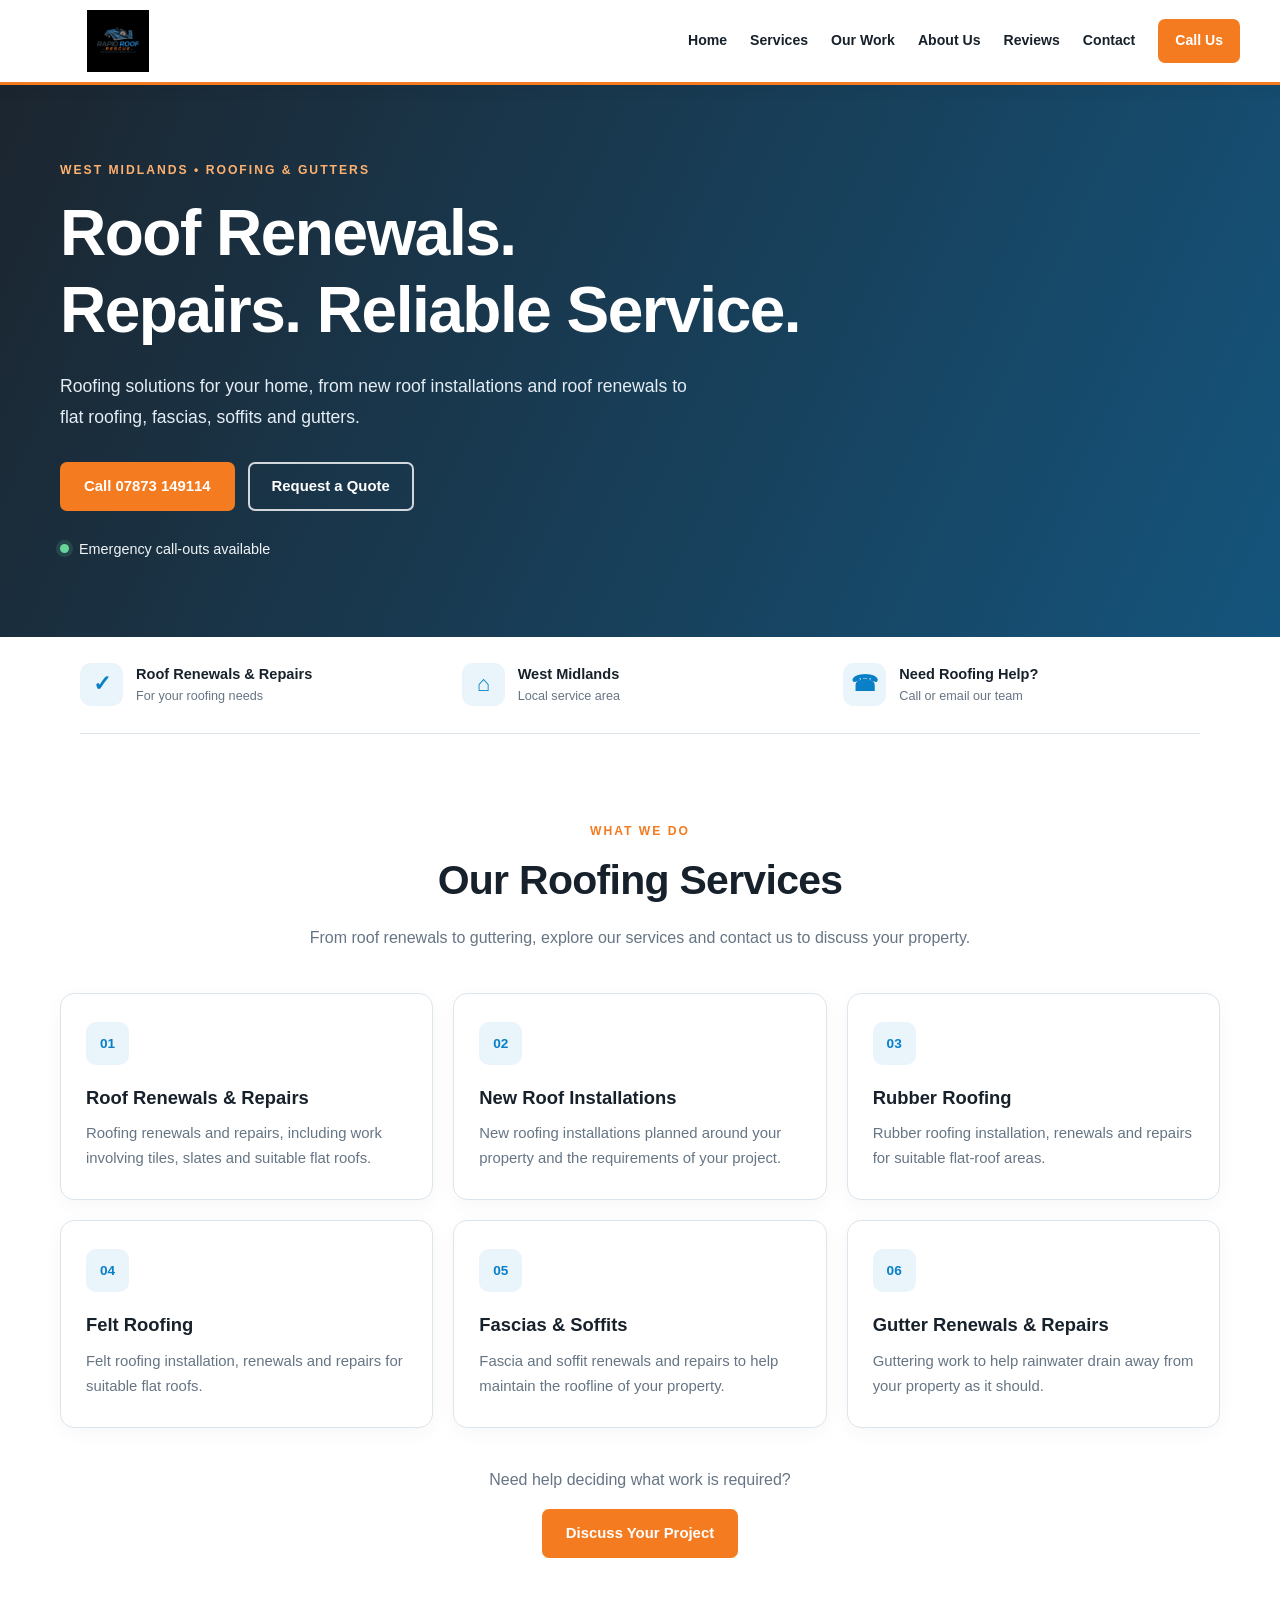
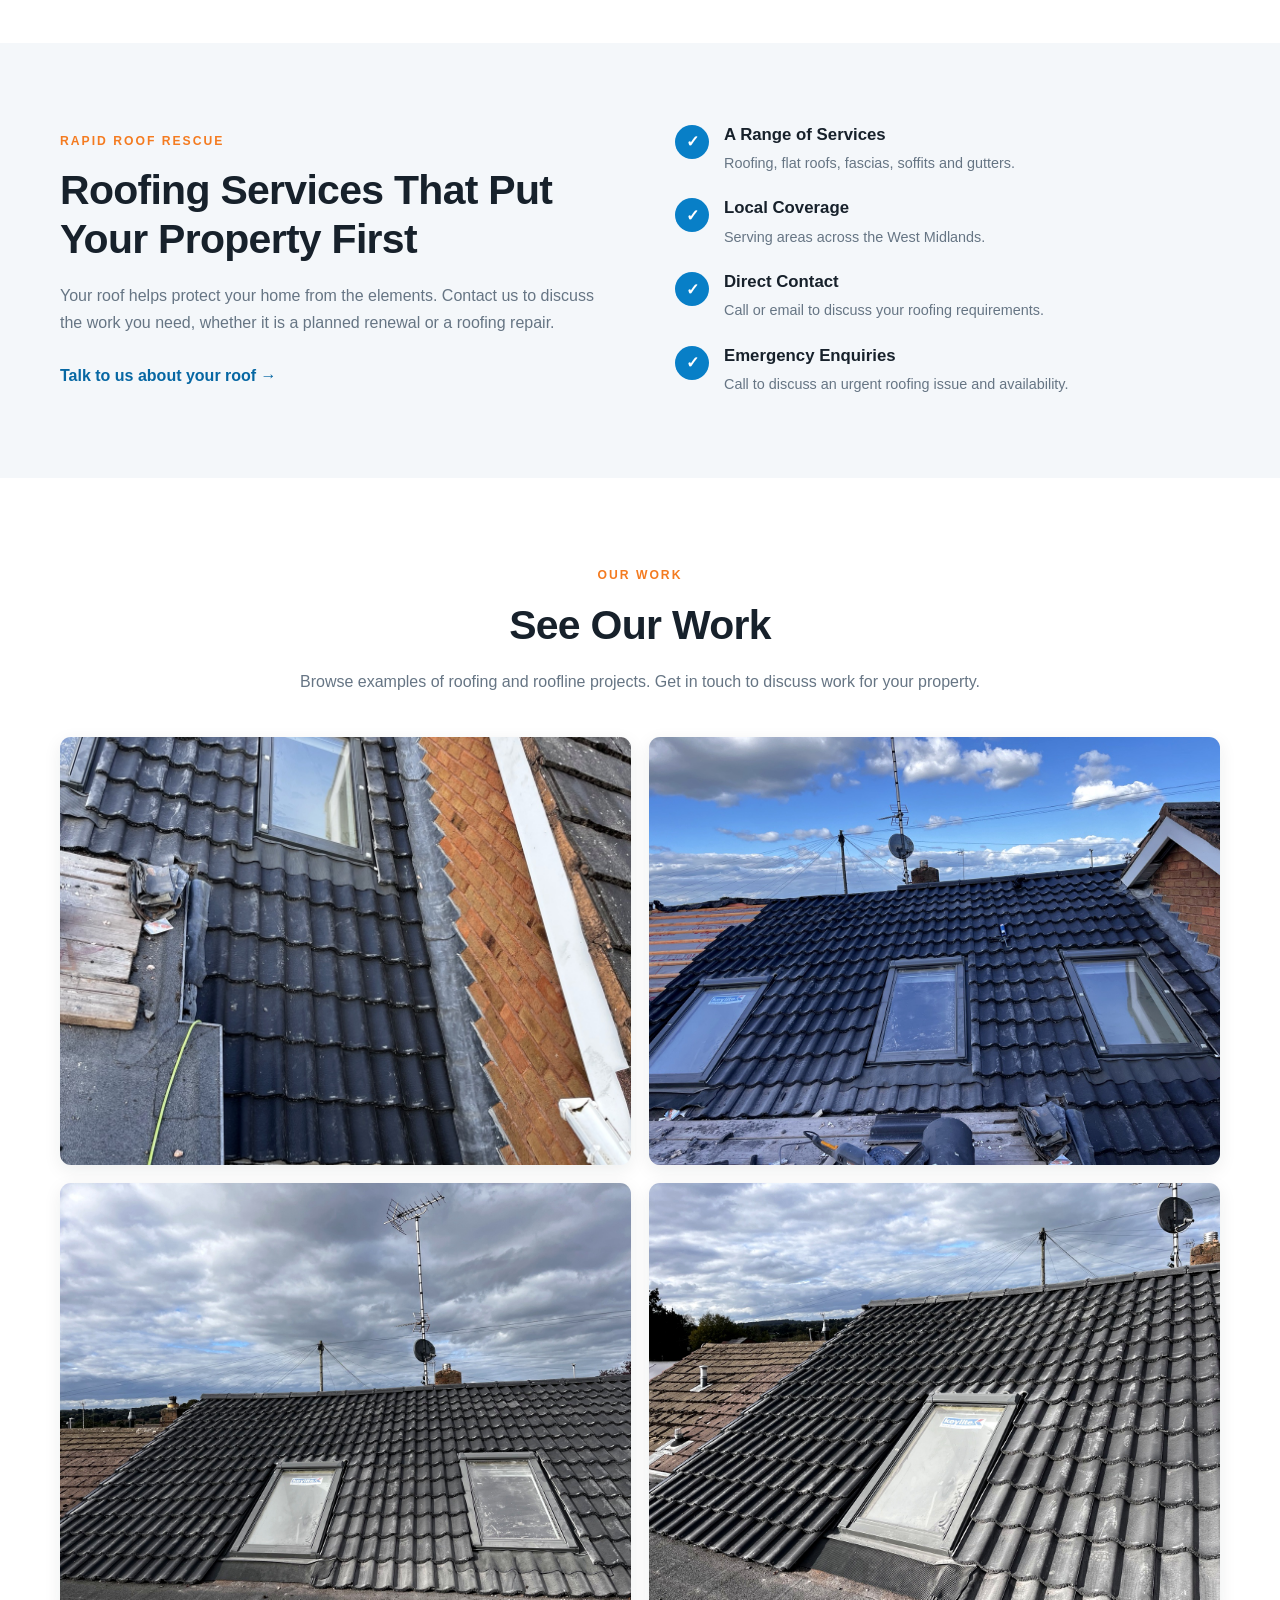
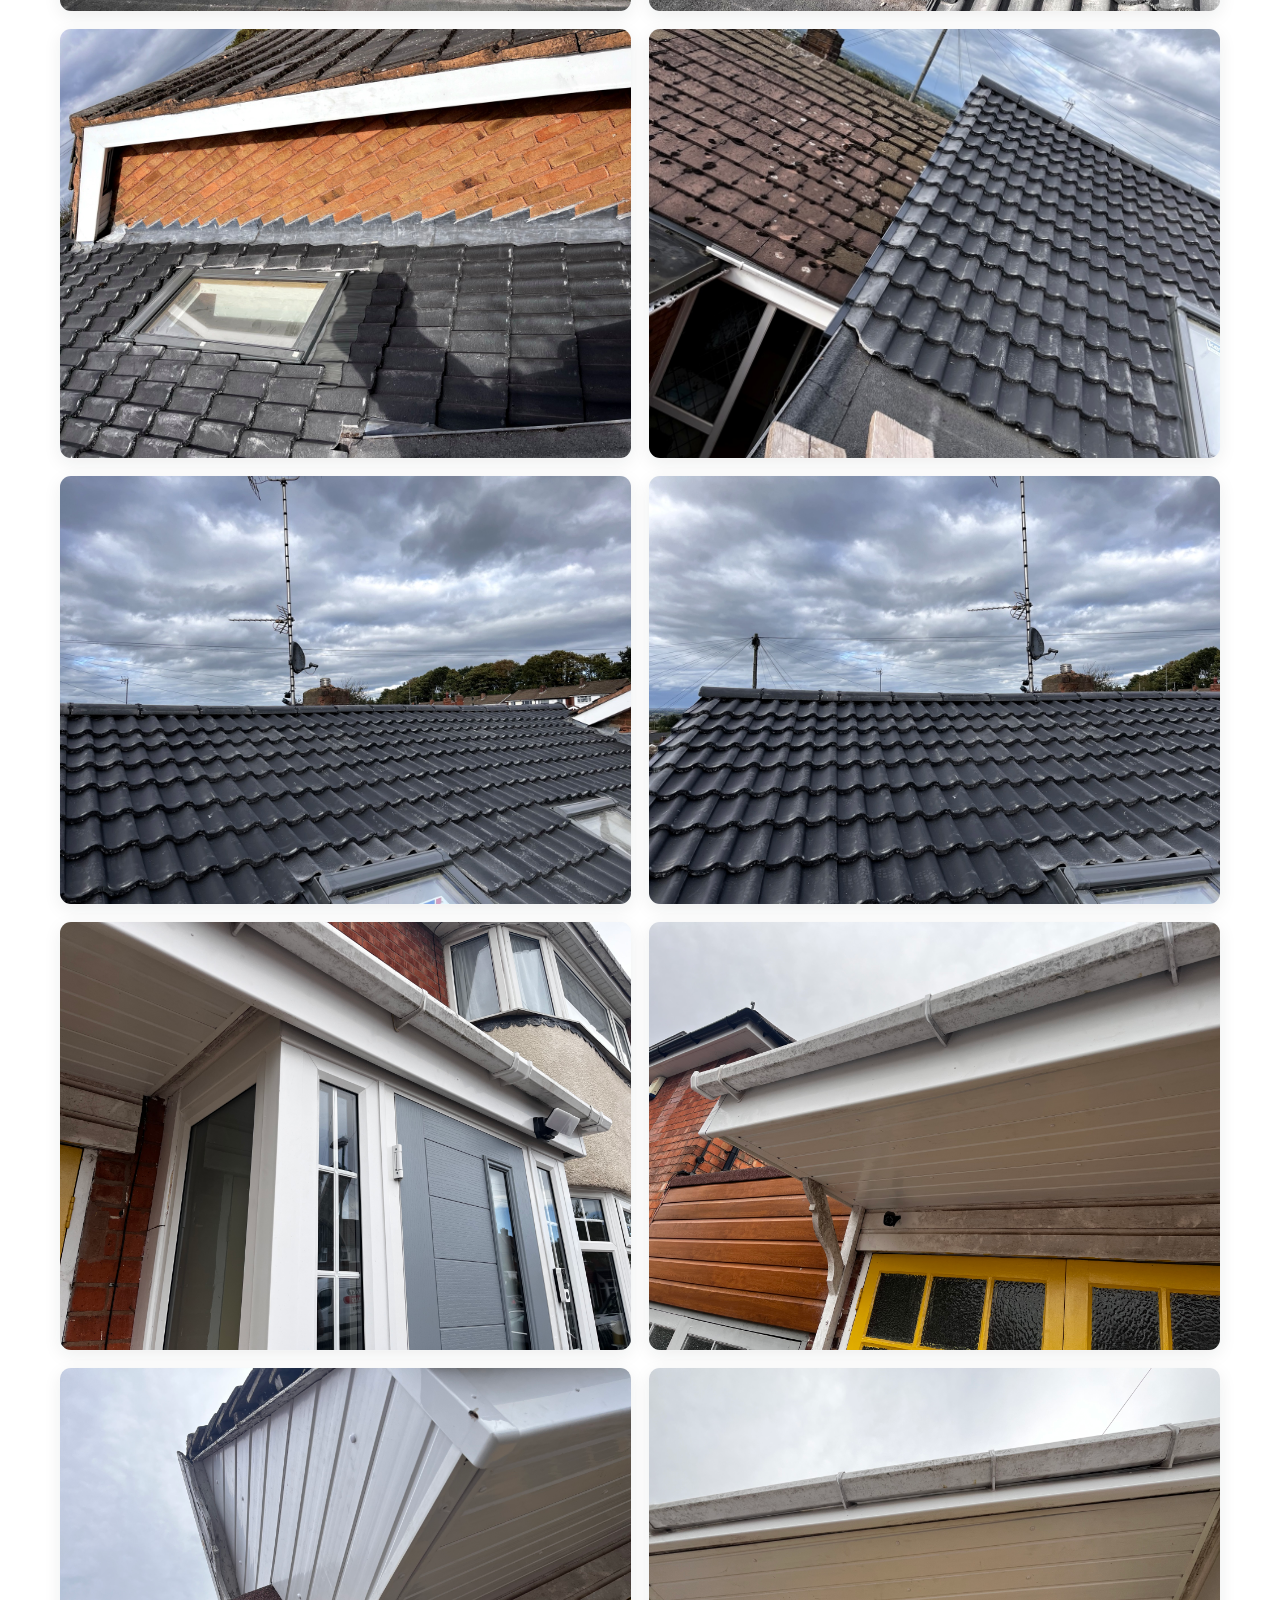
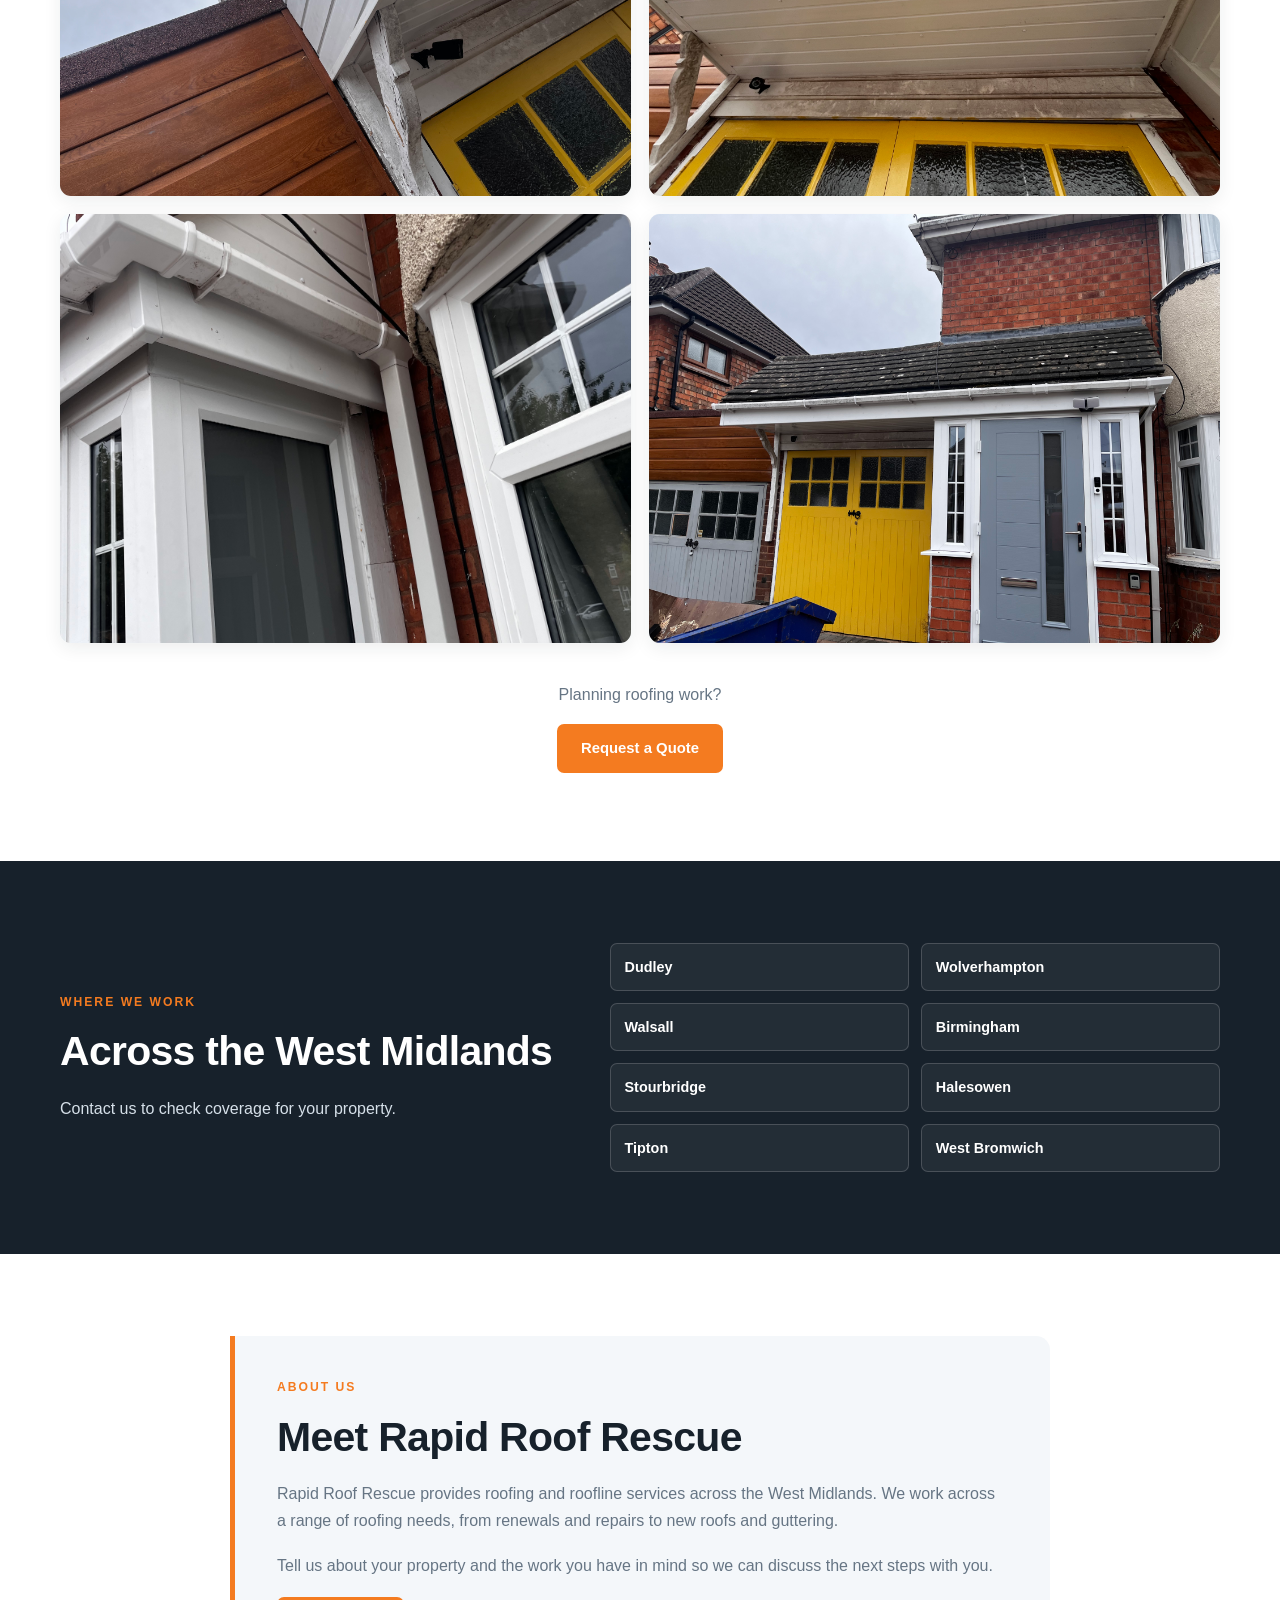
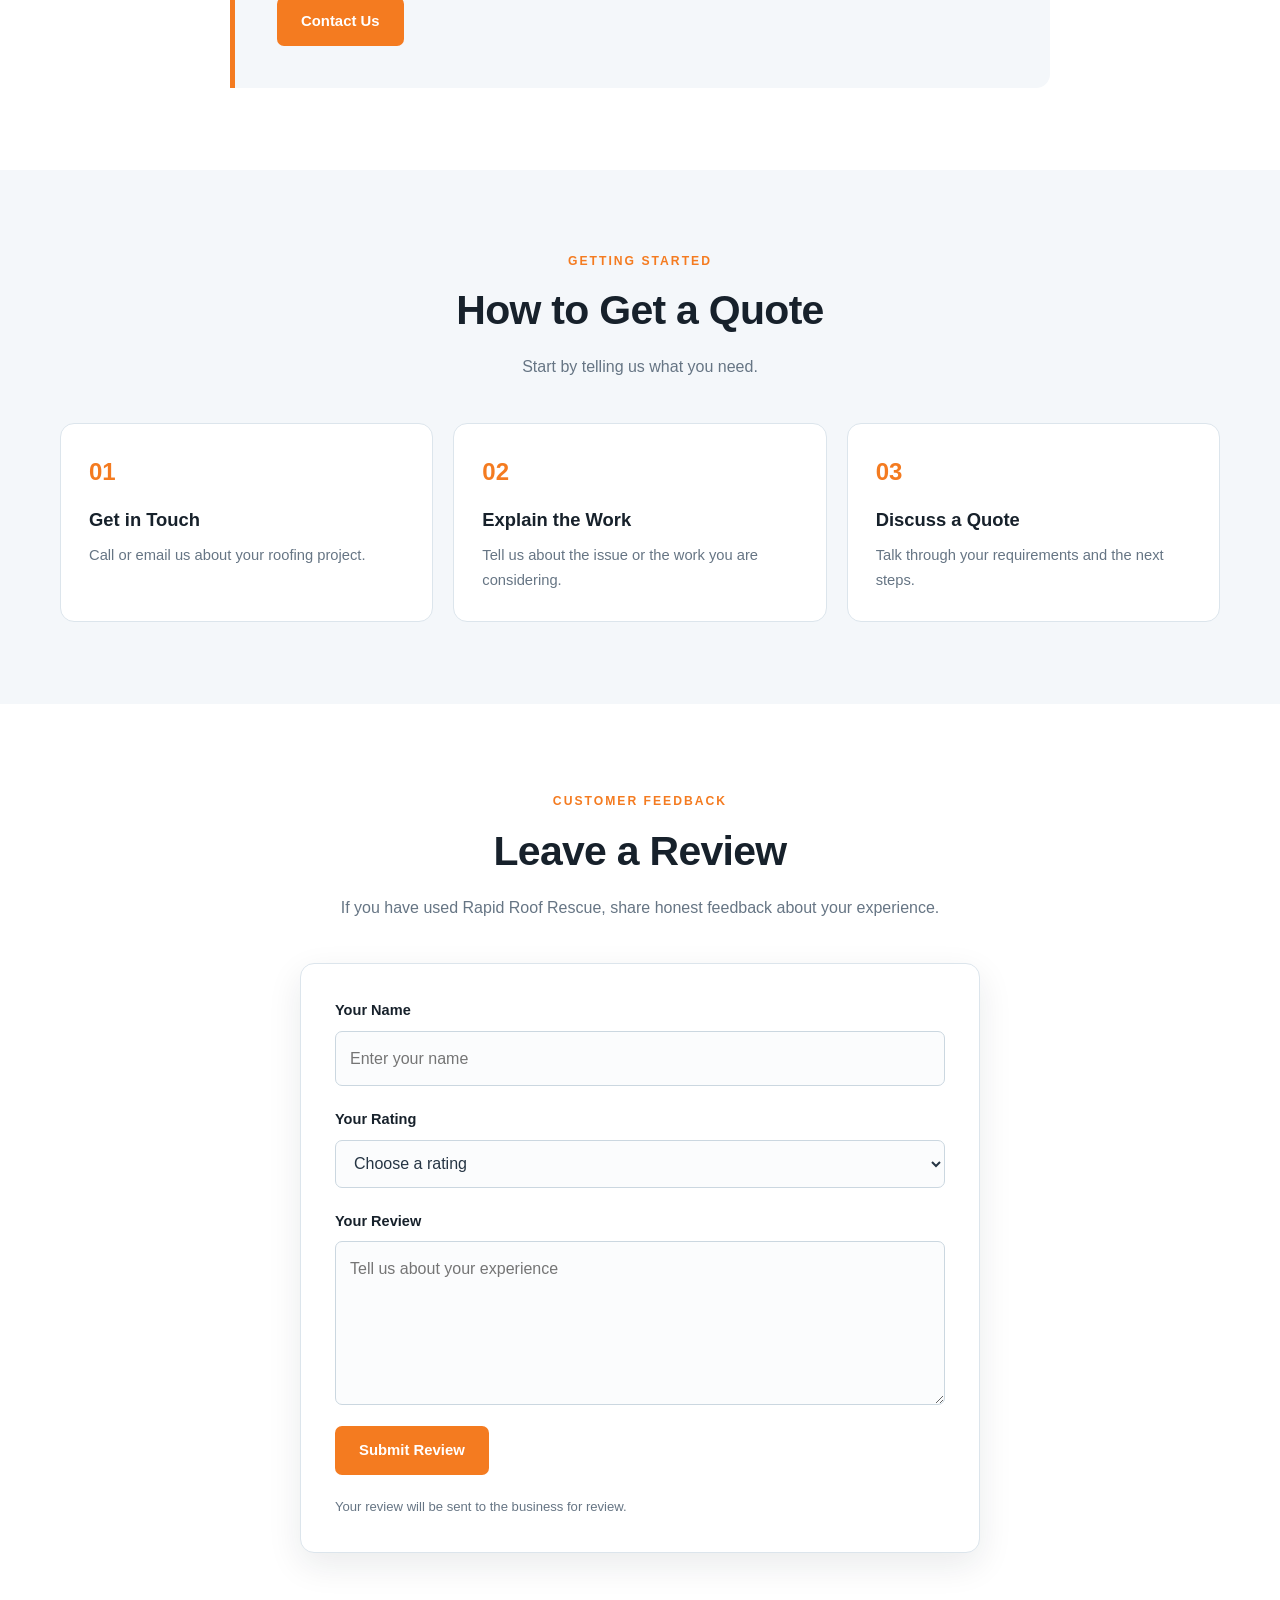
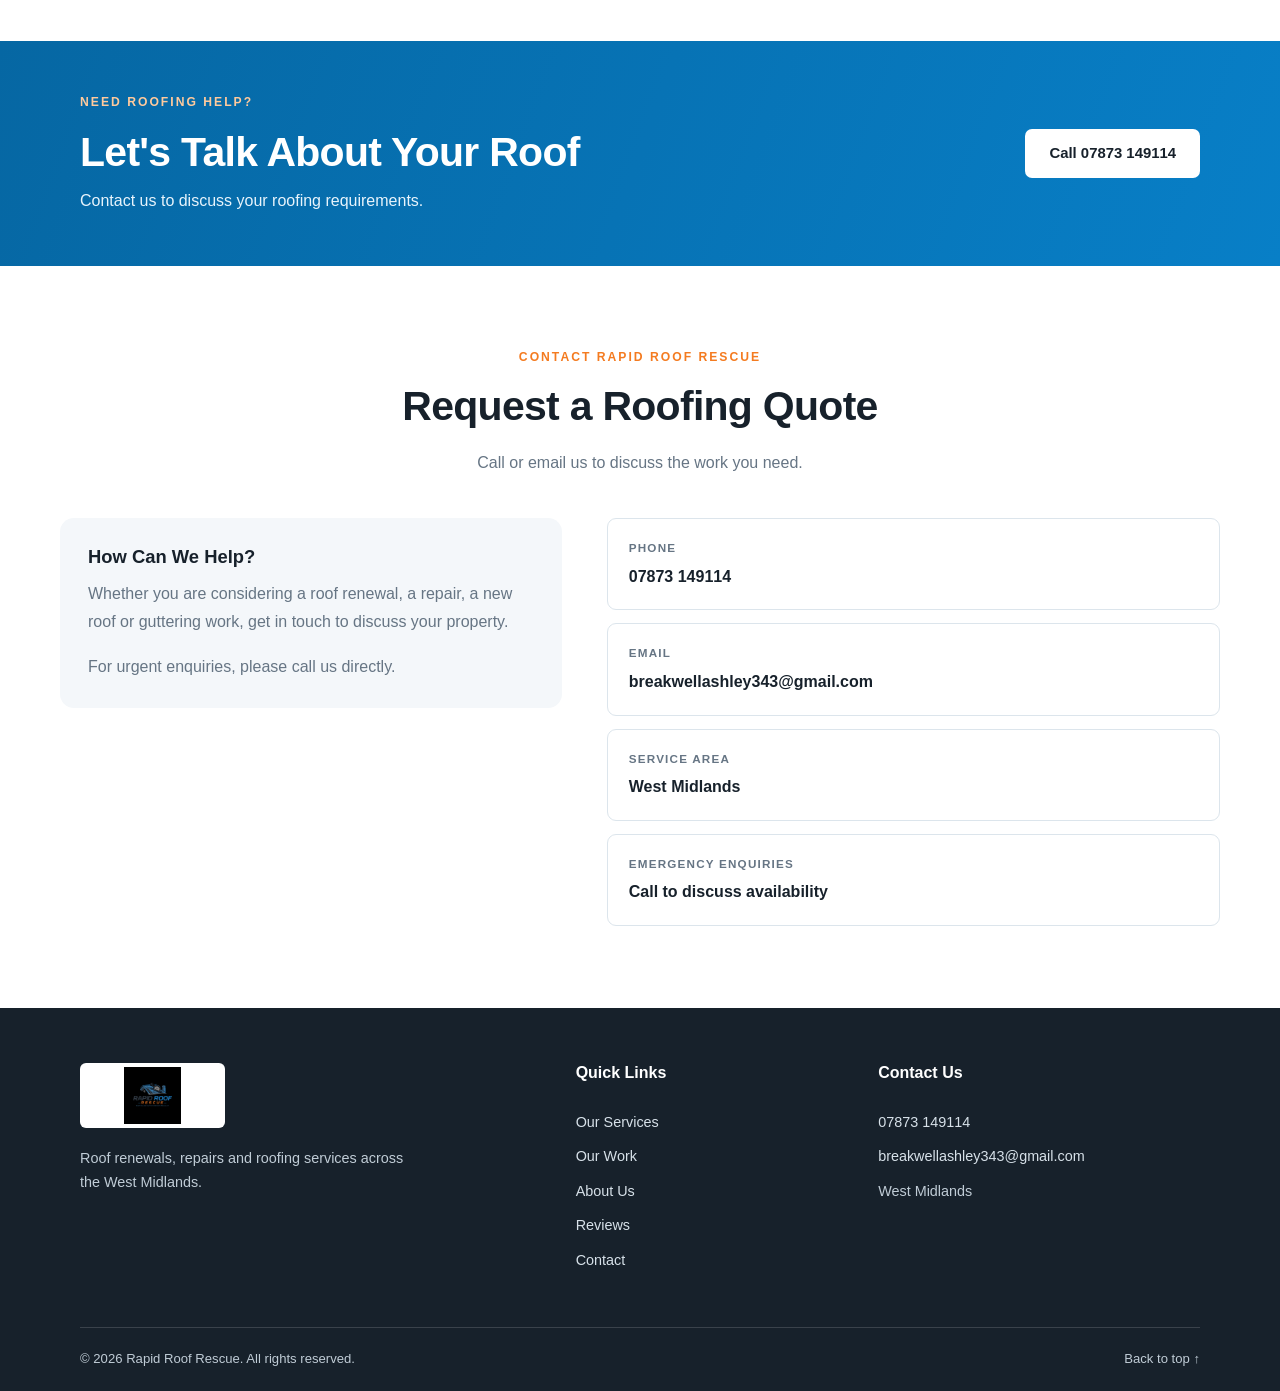
<file: index.html>
<!DOCTYPE html>
<html lang="en-GB">
<head>
  <meta charset="UTF-8">
  <meta name="viewport" content="width=device-width, initial-scale=1">

  <title>Rapid Roof Rescue | West Midlands Roofing Specialists</title>
  <meta name="description" content="Rapid Roof Rescue provides roof renewals and repairs, new roofs, rubber and felt roofing, fascias, soffits and guttering across the West Midlands.">
  <meta name="theme-color" content="#17212b">

  <meta property="og:title" content="Rapid Roof Rescue | Roofing Specialists">
  <meta property="og:description" content="Roofing renewals, repairs and roofline services across the West Midlands.">
  <meta property="og:image" content="https://phrphcgktsourceof.github.io/Rapid-Roof-Rescue-/logo.jpeg">

  <link rel="icon" type="image/jpeg" href="logo.jpeg">
  <link rel="stylesheet" href="style.css">
</head>

<body>

<header class="site-header">
  <div class="header-inner">
    <a href="#home" class="logo-link" aria-label="Rapid Roof Rescue home">
      <img src="logo.jpeg" alt="Rapid Roof Rescue">
    </a>

    <button class="menu-toggle" id="menuButton"
      type="button" aria-label="Open menu"
      aria-controls="mainNav" aria-expanded="false">
      <span></span><span></span><span></span>
    </button>

    <nav class="main-nav" id="mainNav" aria-label="Main navigation">
      <a href="#home">Home</a>
      <a href="#services">Services</a>
      <a href="#our-work">Our Work</a>
      <a href="#about">About Us</a>
      <a href="#reviews">Reviews</a>
      <a href="#contact">Contact</a>
      <a href="tel:07873149114" class="nav-call">Call Us</a>
    </nav>
  </div>
</header>

<main>

  <!-- HERO -->
  <section class="hero" id="home">
    <div class="hero-inner">
      <div class="hero-content">
        <p class="eyebrow">WEST MIDLANDS • ROOFING &amp; GUTTERS</p>

        <h1>Roof Renewals.<br>Repairs. Reliable Service.</h1>

        <p class="hero-text">
          Roofing solutions for your home, from new roof installations
          and roof renewals to flat roofing, fascias, soffits and gutters.
        </p>

        <div class="hero-buttons">
          <a href="tel:07873149114" class="button button-primary">
            Call 07873 149114
          </a>
          <a href="#contact" class="button button-secondary">
            Request a Quote
          </a>
        </div>

        <p class="hero-note">
          <span class="status-dot"></span>
          Emergency call-outs available
        </p>
      </div>
    </div>
  </section>

  <!-- TRUST STRIP -->
  <section class="info-bar" aria-label="Service information">
    <div class="info-item">
      <span class="info-icon" aria-hidden="true">✓</span>
      <div>
        <strong>Roof Renewals &amp; Repairs</strong>
        <span>For your roofing needs</span>
      </div>
    </div>

    <div class="info-item">
      <span class="info-icon" aria-hidden="true">⌂</span>
      <div>
        <strong>West Midlands</strong>
        <span>Local service area</span>
      </div>
    </div>

    <div class="info-item">
      <span class="info-icon" aria-hidden="true">☎</span>
      <div>
        <strong>Need Roofing Help?</strong>
        <span>Call or email our team</span>
      </div>
    </div>
  </section>

  <!-- SERVICES: PHOTOS ARE NOT DISPLAYED HERE -->
  <section class="section services-section" id="services">
    <div class="section-heading">
      <p class="eyebrow">WHAT WE DO</p>
      <h2>Our Roofing Services</h2>
      <p>
        From roof renewals to guttering, explore our services
        and contact us to discuss your property.
      </p>
    </div>

    <div class="services-list">
      <article class="service-item">
        <span class="service-number">01</span>
        <h3>Roof Renewals &amp; Repairs</h3>
        <p>
          Roofing renewals and repairs, including work involving
          tiles, slates and suitable flat roofs.
        </p>
      </article>

      <article class="service-item">
        <span class="service-number">02</span>
        <h3>New Roof Installations</h3>
        <p>
          New roofing installations planned around your property
          and the requirements of your project.
        </p>
      </article>

      <article class="service-item">
        <span class="service-number">03</span>
        <h3>Rubber Roofing</h3>
        <p>
          Rubber roofing installation, renewals and repairs
          for suitable flat-roof areas.
        </p>
      </article>

      <article class="service-item">
        <span class="service-number">04</span>
        <h3>Felt Roofing</h3>
        <p>
          Felt roofing installation, renewals and repairs
          for suitable flat roofs.
        </p>
      </article>

      <article class="service-item">
        <span class="service-number">05</span>
        <h3>Fascias &amp; Soffits</h3>
        <p>
          Fascia and soffit renewals and repairs to help
          maintain the roofline of your property.
        </p>
      </article>

      <article class="service-item">
        <span class="service-number">06</span>
        <h3>Gutter Renewals &amp; Repairs</h3>
        <p>
          Guttering work to help rainwater drain away from
          your property as it should.
        </p>
      </article>
    </div>

    <div class="section-cta">
      <p>Need help deciding what work is required?</p>
      <a href="#contact" class="button button-primary">Discuss Your Project</a>
    </div>
  </section>

  <!-- WHY CHOOSE US -->
  <section class="why-us-section">
    <div class="section why-us-inner">
      <div class="why-us-heading">
        <p class="eyebrow">RAPID ROOF RESCUE</p>
        <h2>Roofing Services That Put Your Property First</h2>
        <p>
          Your roof helps protect your home from the elements.
          Contact us to discuss the work you need, whether it is
          a planned renewal or a roofing repair.
        </p>
        <a href="#contact" class="text-link">Talk to us about your roof →</a>
      </div>

      <div class="why-us-points">
        <div class="why-us-point">
          <span class="point-check">✓</span>
          <div>
            <h3>A Range of Services</h3>
            <p>Roofing, flat roofs, fascias, soffits and gutters.</p>
          </div>
        </div>

        <div class="why-us-point">
          <span class="point-check">✓</span>
          <div>
            <h3>Local Coverage</h3>
            <p>Serving areas across the West Midlands.</p>
          </div>
        </div>

        <div class="why-us-point">
          <span class="point-check">✓</span>
          <div>
            <h3>Direct Contact</h3>
            <p>Call or email to discuss your roofing requirements.</p>
          </div>
        </div>

        <div class="why-us-point">
          <span class="point-check">✓</span>
          <div>
            <h3>Emergency Enquiries</h3>
            <p>Call to discuss an urgent roofing issue and availability.</p>
          </div>
        </div>
      </div>
    </div>
  </section>

  <!-- OUR WORK: PHOTOS ONLY APPEAR IN THIS SECTION -->
  <section class="section work-section" id="our-work">
    <div class="section-heading">
      <p class="eyebrow">OUR WORK</p>
      <h2>See Our Work</h2>
      <p>
        Browse examples of roofing and roofline projects.
        Get in touch to discuss work for your property.
      </p>
    </div>

    <div class="work-gallery">
      <figure class="work-image">
        <img src="IMG_9645.jpeg" alt="Roofing project" loading="lazy">
      </figure>
      <figure class="work-image">
        <img src="IMG_9646.jpeg" alt="Roofing project" loading="lazy">
      </figure>
      <figure class="work-image">
        <img src="IMG_9647.jpeg" alt="Roofing project" loading="lazy">
      </figure>
      <figure class="work-image">
        <img src="IMG_9648.jpeg" alt="Roofing project" loading="lazy">
      </figure>
      <figure class="work-image">
        <img src="IMG_9649.jpeg" alt="Roofing project" loading="lazy">
      </figure>
      <figure class="work-image">
        <img src="IMG_9650.jpeg" alt="Roofing project" loading="lazy">
      </figure>
      <figure class="work-image">
        <img src="IMG_9651.jpeg" alt="Roofing project" loading="lazy">
      </figure>
      <figure class="work-image">
        <img src="IMG_9652.jpeg" alt="Roofing project" loading="lazy">
      </figure>
      <figure class="work-image">
        <img src="IMG_9259.jpeg" alt="Fascia and soffit project" loading="lazy">
      </figure>
      <figure class="work-image">
        <img src="IMG_9260.jpeg" alt="Fascia and soffit project" loading="lazy">
      </figure>
      <figure class="work-image">
        <img src="IMG_9263.jpeg" alt="Fascia and soffit project" loading="lazy">
      </figure>
      <figure class="work-image">
        <img src="IMG_9264.jpeg" alt="Fascia and soffit project" loading="lazy">
      </figure>
      <figure class="work-image">
        <img src="IMG_9266.jpeg" alt="Fascia and soffit project" loading="lazy">
      </figure>
      <figure class="work-image">
        <img src="IMG_9267.jpeg" alt="Fascia and soffit project" loading="lazy">
      </figure>
    </div>

    <div class="section-cta">
      <p>Planning roofing work?</p>
      <a href="#contact" class="button button-primary">Request a Quote</a>
    </div>
  </section>

  <!-- AREAS COVERED -->
  <section class="areas-section" id="areas">
    <div class="section areas-inner">
      <div>
        <p class="eyebrow">WHERE WE WORK</p>
        <h2>Across the West Midlands</h2>
        <p>Contact us to check coverage for your property.</p>
      </div>

      <div class="area-list">
        <span>Dudley</span>
        <span>Wolverhampton</span>
        <span>Walsall</span>
        <span>Birmingham</span>
        <span>Stourbridge</span>
        <span>Halesowen</span>
        <span>Tipton</span>
        <span>West Bromwich</span>
      </div>
    </div>
  </section>

  <!-- ABOUT -->
  <section class="section about-section" id="about">
    <div class="about-inner">
      <div class="about-content">
        <p class="eyebrow">ABOUT US</p>
        <h2>Meet Rapid Roof Rescue</h2>
        <p>
          Rapid Roof Rescue provides roofing and roofline services
          across the West Midlands. We work across a range of roofing
          needs, from renewals and repairs to new roofs and guttering.
        </p>
        <p>
          Tell us about your property and the work you have in mind
          so we can discuss the next steps with you.
        </p>
        <a href="#contact" class="button button-primary">Contact Us</a>
      </div>
    </div>
  </section>

  <!-- HOW IT WORKS -->
  <section class="process-section">
    <div class="section">
      <div class="section-heading">
        <p class="eyebrow">GETTING STARTED</p>
        <h2>How to Get a Quote</h2>
        <p>Start by telling us what you need.</p>
      </div>

      <div class="process-grid">
        <article class="process-card">
          <span>01</span>
          <h3>Get in Touch</h3>
          <p>Call or email us about your roofing project.</p>
        </article>

        <article class="process-card">
          <span>02</span>
          <h3>Explain the Work</h3>
          <p>Tell us about the issue or the work you are considering.</p>
        </article>

        <article class="process-card">
          <span>03</span>
          <h3>Discuss a Quote</h3>
          <p>Talk through your requirements and the next steps.</p>
        </article>
      </div>
    </div>
  </section>

  <!-- REVIEWS -->
  <section class="section reviews-section" id="reviews">
    <div class="section-heading">
      <p class="eyebrow">CUSTOMER FEEDBACK</p>
      <h2>Leave a Review</h2>
      <p>
        If you have used Rapid Roof Rescue, share honest feedback
        about your experience.
      </p>
    </div>

    <div class="review-form-wrapper">
      <form class="review-form"
        action="https://formspree.io/f/mqpawypw"
        method="POST">

        <input type="hidden" name="_subject"
          value="Rapid Roof Rescue customer review">

        <div class="form-group">
          <label for="review-name">Your Name</label>
          <input id="review-name" type="text" name="name"
            placeholder="Enter your name" autocomplete="name" required>
        </div>

        <div class="form-group">
          <label for="review-rating">Your Rating</label>
          <select id="review-rating" name="rating" required>
            <option value="">Choose a rating</option>
            <option value="5 stars">5 stars - Excellent</option>
            <option value="4 stars">4 stars - Very good</option>
            <option value="3 stars">3 stars - Good</option>
            <option value="2 stars">2 stars - Could be better</option>
            <option value="1 star">1 star - Poor</option>
          </select>
        </div>

        <div class="form-group">
          <label for="review-message">Your Review</label>
          <textarea id="review-message" name="review" rows="5"
            placeholder="Tell us about your experience" required></textarea>
        </div>

        <button type="submit" class="button button-primary">
          Submit Review
        </button>

        <p class="form-note">
          Your review will be sent to the business for review.
        </p>
      </form>
    </div>
  </section>

  <!-- CONTACT BANNER -->
  <section class="quote-section">
    <div class="quote-inner">
      <div>
        <p class="eyebrow">NEED ROOFING HELP?</p>
        <h2>Let's Talk About Your Roof</h2>
        <p>Contact us to discuss your roofing requirements.</p>
      </div>
      <a href="tel:07873149114" class="button button-light">
        Call 07873 149114
      </a>
    </div>
  </section>

  <!-- CONTACT -->
  <section class="section contact-section" id="contact">
    <div class="section-heading">
      <p class="eyebrow">CONTACT RAPID ROOF RESCUE</p>
      <h2>Request a Roofing Quote</h2>
      <p>Call or email us to discuss the work you need.</p>
    </div>

    <div class="contact-inner">
      <div class="contact-intro">
        <h3>How Can We Help?</h3>
        <p>
          Whether you are considering a roof renewal, a repair,
          a new roof or guttering work, get in touch to discuss
          your property.
        </p>
        <p>For urgent enquiries, please call us directly.</p>
      </div>

      <div class="contact-details">
        <a href="tel:07873149114" class="contact-item">
          <span>PHONE</span>
          <strong>07873 149114</strong>
        </a>

        <a href="mailto:breakwellashley343@gmail.com" class="contact-item">
          <span>EMAIL</span>
          <strong>breakwellashley343@gmail.com</strong>
        </a>

        <div class="contact-item">
          <span>SERVICE AREA</span>
          <strong>West Midlands</strong>
        </div>

        <div class="contact-item">
          <span>EMERGENCY ENQUIRIES</span>
          <strong>Call to discuss availability</strong>
        </div>
      </div>
    </div>
  </section>

</main>

<!-- FOOTER -->
<footer class="site-footer">
  <div class="footer-inner">
    <div class="footer-brand">
      <a href="#home" aria-label="Back to home">
        <img src="logo.jpeg" alt="Rapid Roof Rescue" loading="lazy">
      </a>
      <p>Roof renewals, repairs and roofing services across the West Midlands.</p>
    </div>

    <div class="footer-links">
      <h3>Quick Links</h3>
      <a href="#services">Our Services</a>
      <a href="#our-work">Our Work</a>
      <a href="#about">About Us</a>
      <a href="#reviews">Reviews</a>
      <a href="#contact">Contact</a>
    </div>

    <div class="footer-contact">
      <h3>Contact Us</h3>
      <a href="tel:07873149114">07873 149114</a>
      <a href="mailto:breakwellashley343@gmail.com">
        breakwellashley343@gmail.com
      </a>
      <p>West Midlands</p>
    </div>
  </div>

  <div class="footer-bottom">
    <p>&copy; <span id="currentYear"></span> Rapid Roof Rescue. All rights reserved.</p>
    <a href="#home">Back to top ↑</a>
  </div>
</footer>

<script>
  const menuButton = document.getElementById("menuButton");
  const mainNav = document.getElementById("mainNav");

  function closeMenu() {
    mainNav.classList.remove("show");
    menuButton.classList.remove("active");
    menuButton.setAttribute("aria-expanded", "false");
    menuButton.setAttribute("aria-label", "Open menu");
  }

  menuButton.addEventListener("click", function () {
    const open = mainNav.classList.toggle("show");
    menuButton.classList.toggle("active", open);
    menuButton.setAttribute("aria-expanded", String(open));
    menuButton.setAttribute("aria-label", open ? "Close menu" : "Open menu");
  });

  mainNav.querySelectorAll("a").forEach(function (link) {
    link.addEventListener("click", closeMenu);
  });

  document.addEventListener("keydown", function (event) {
    if (event.key === "Escape") closeMenu();
  });

  window.addEventListener("resize", function () {
    if (window.innerWidth > 850) closeMenu();
  });

  document.getElementById("currentYear").textContent =
    new Date().getFullYear();
</script>

</body>
</html>
</file>
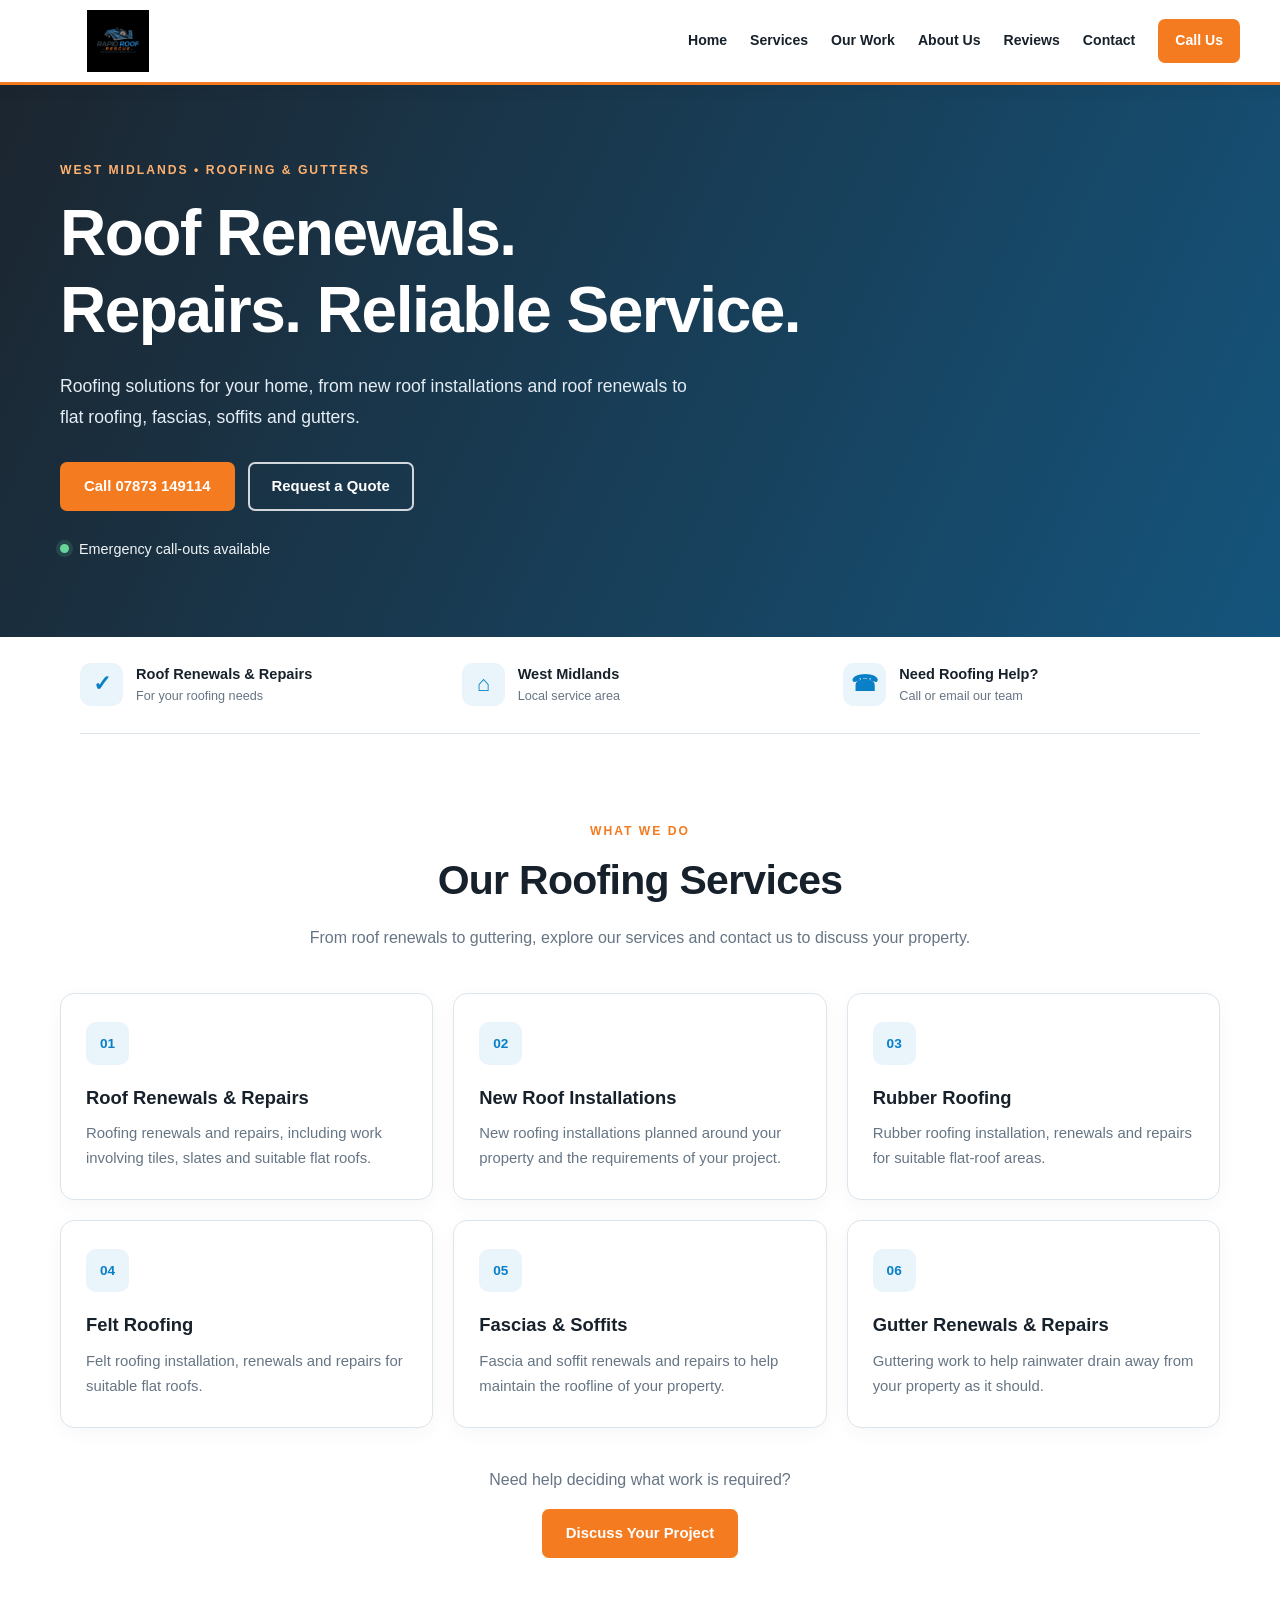
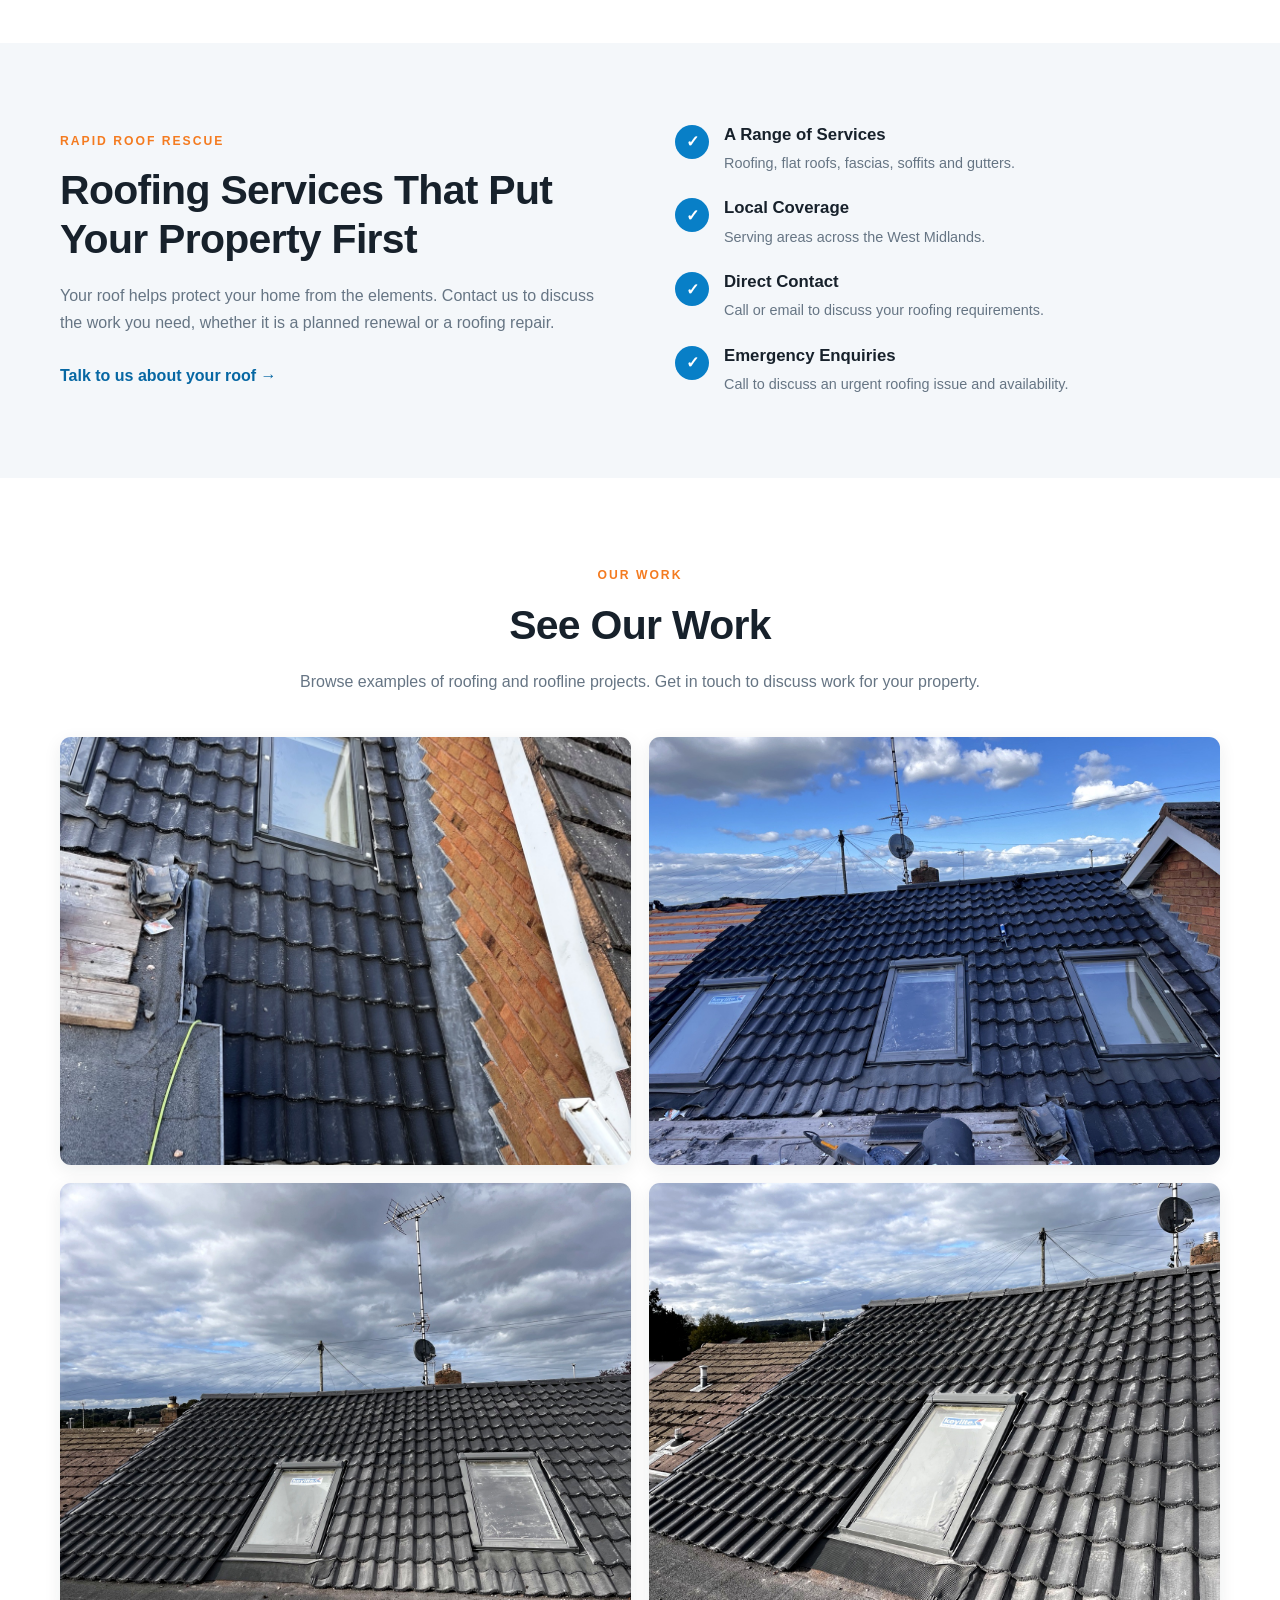
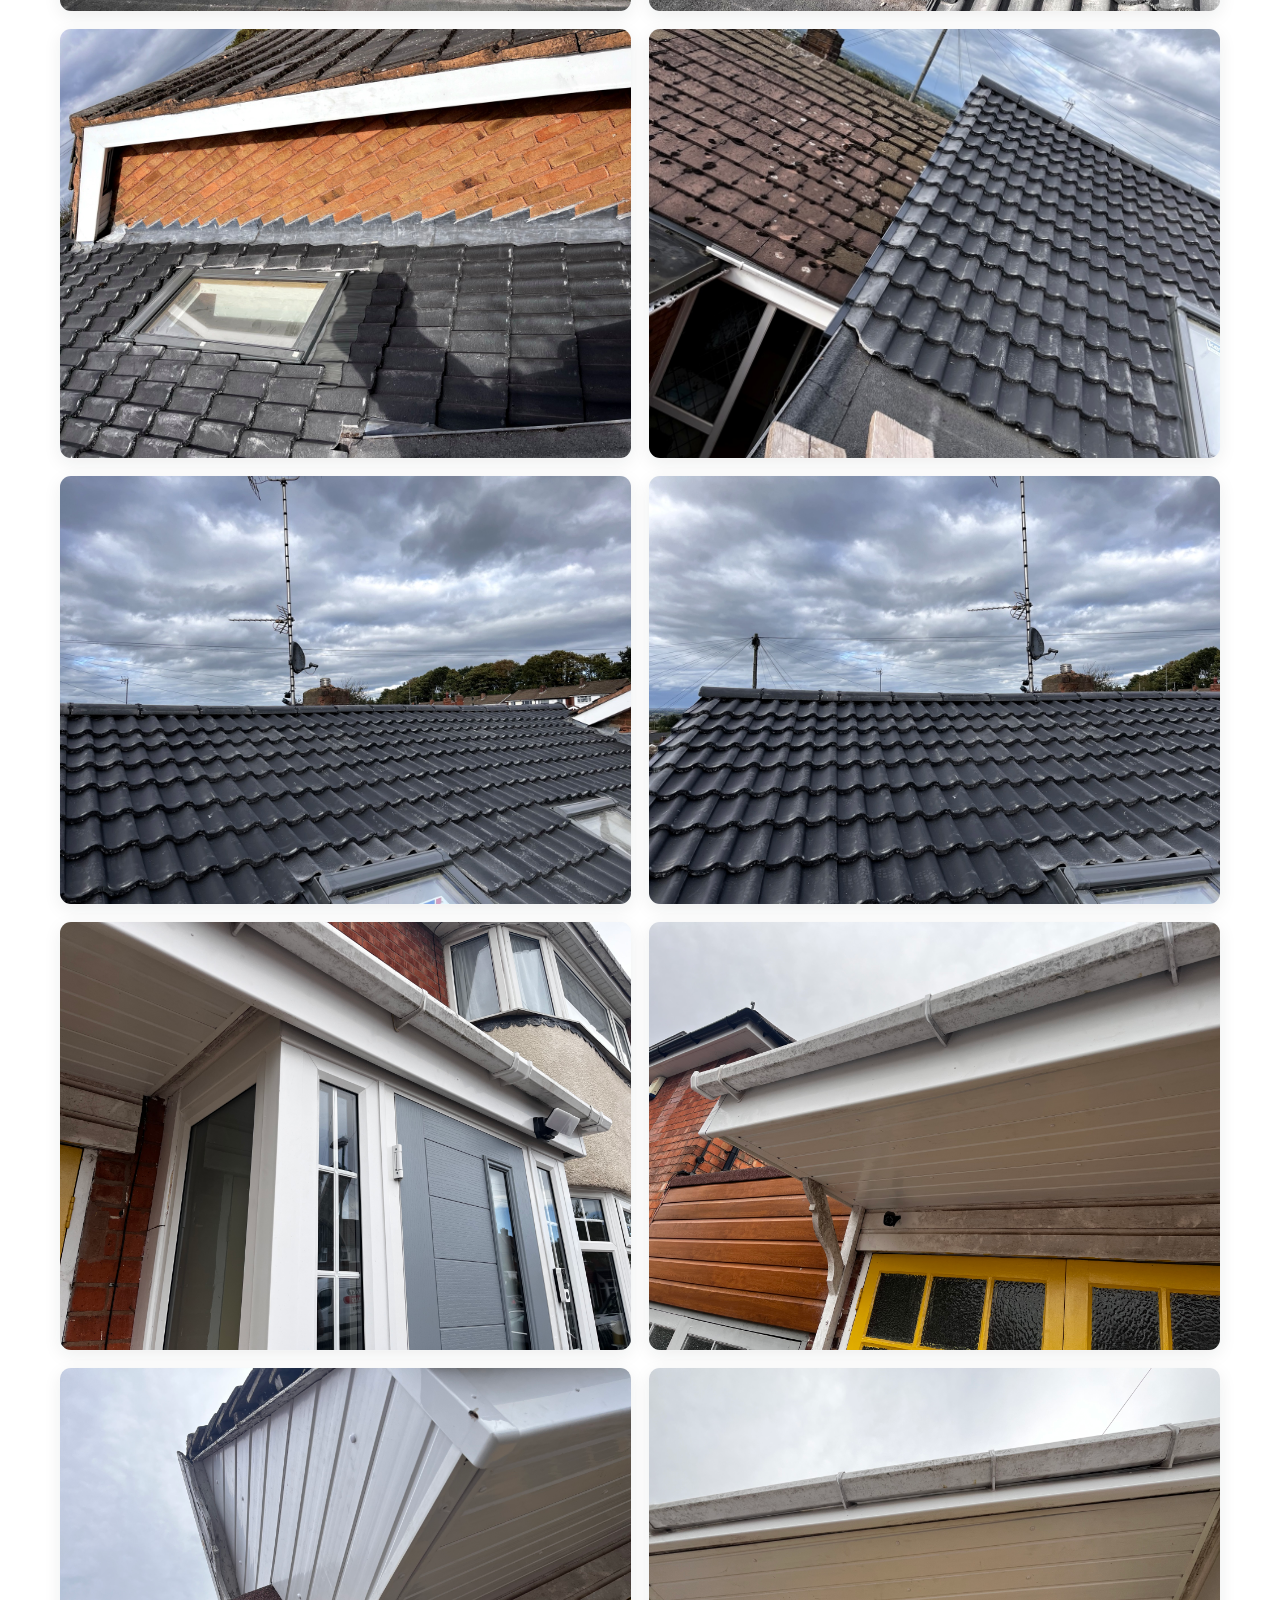
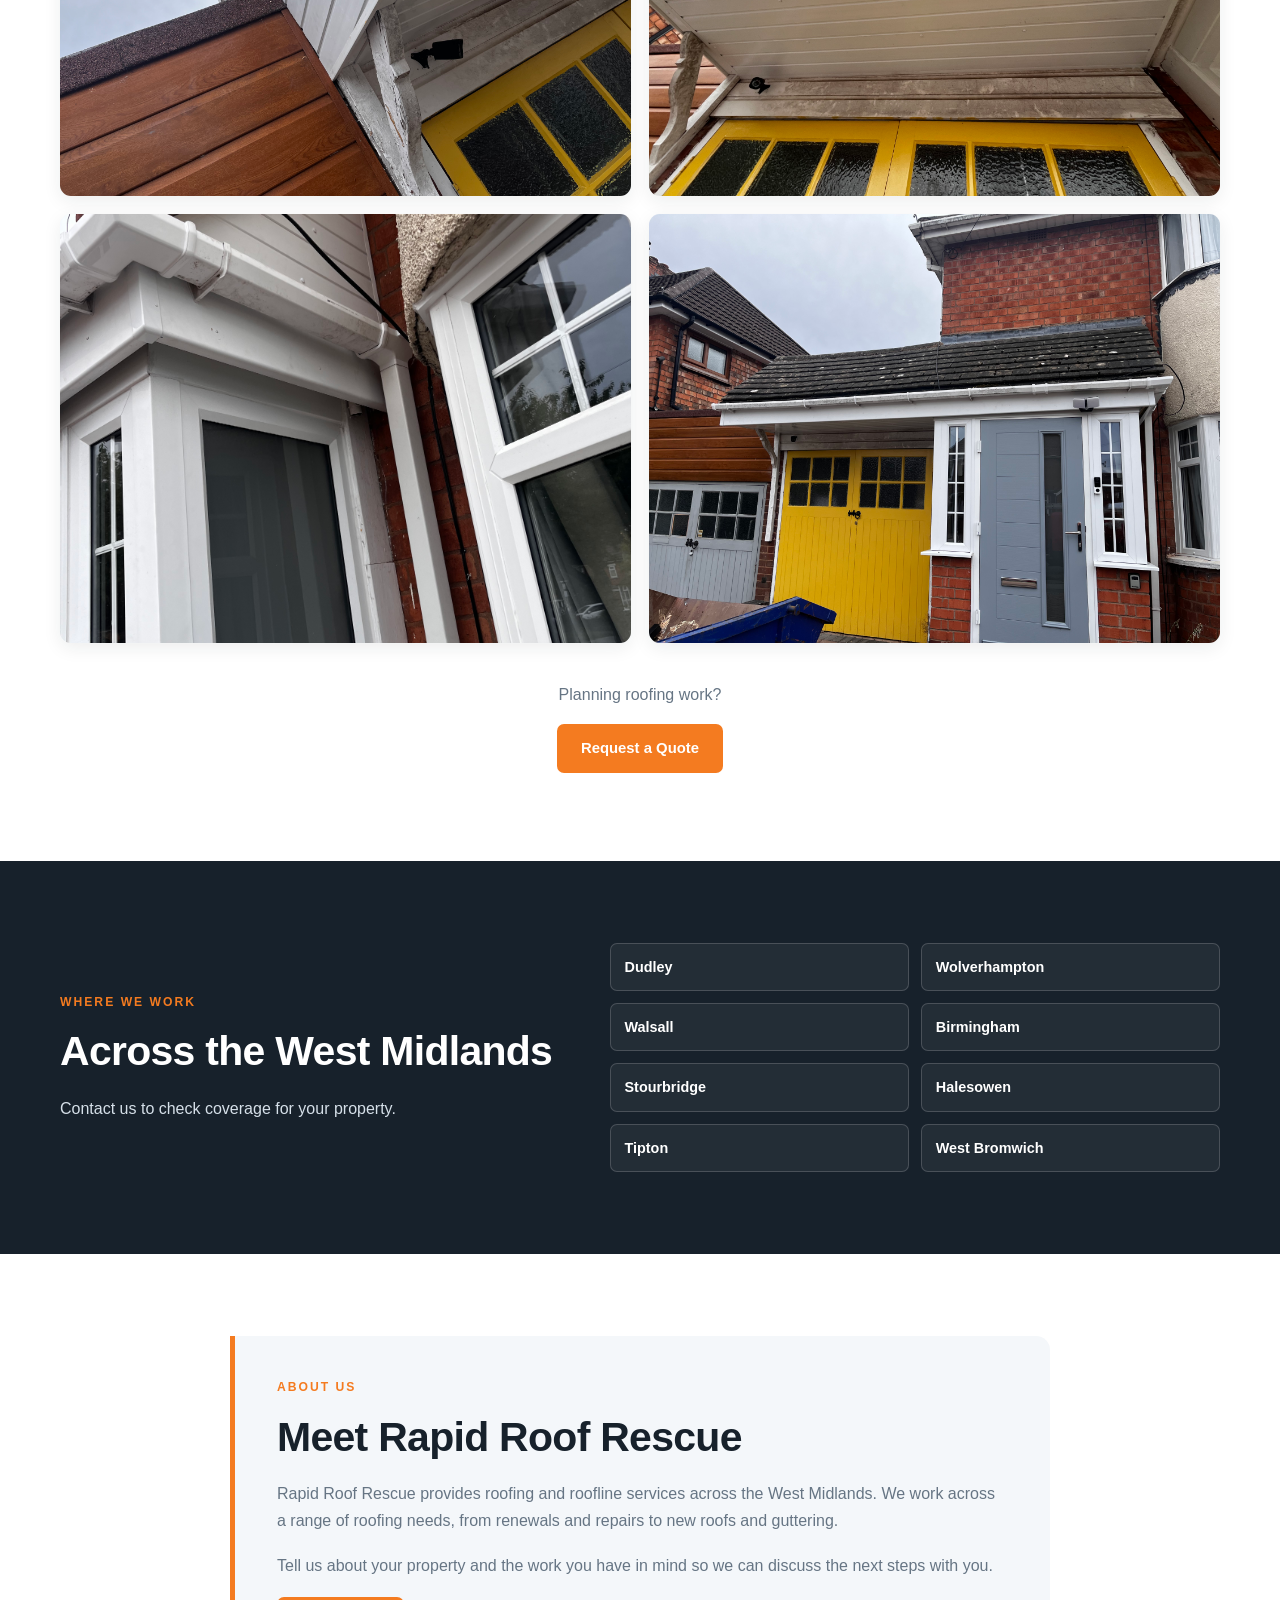
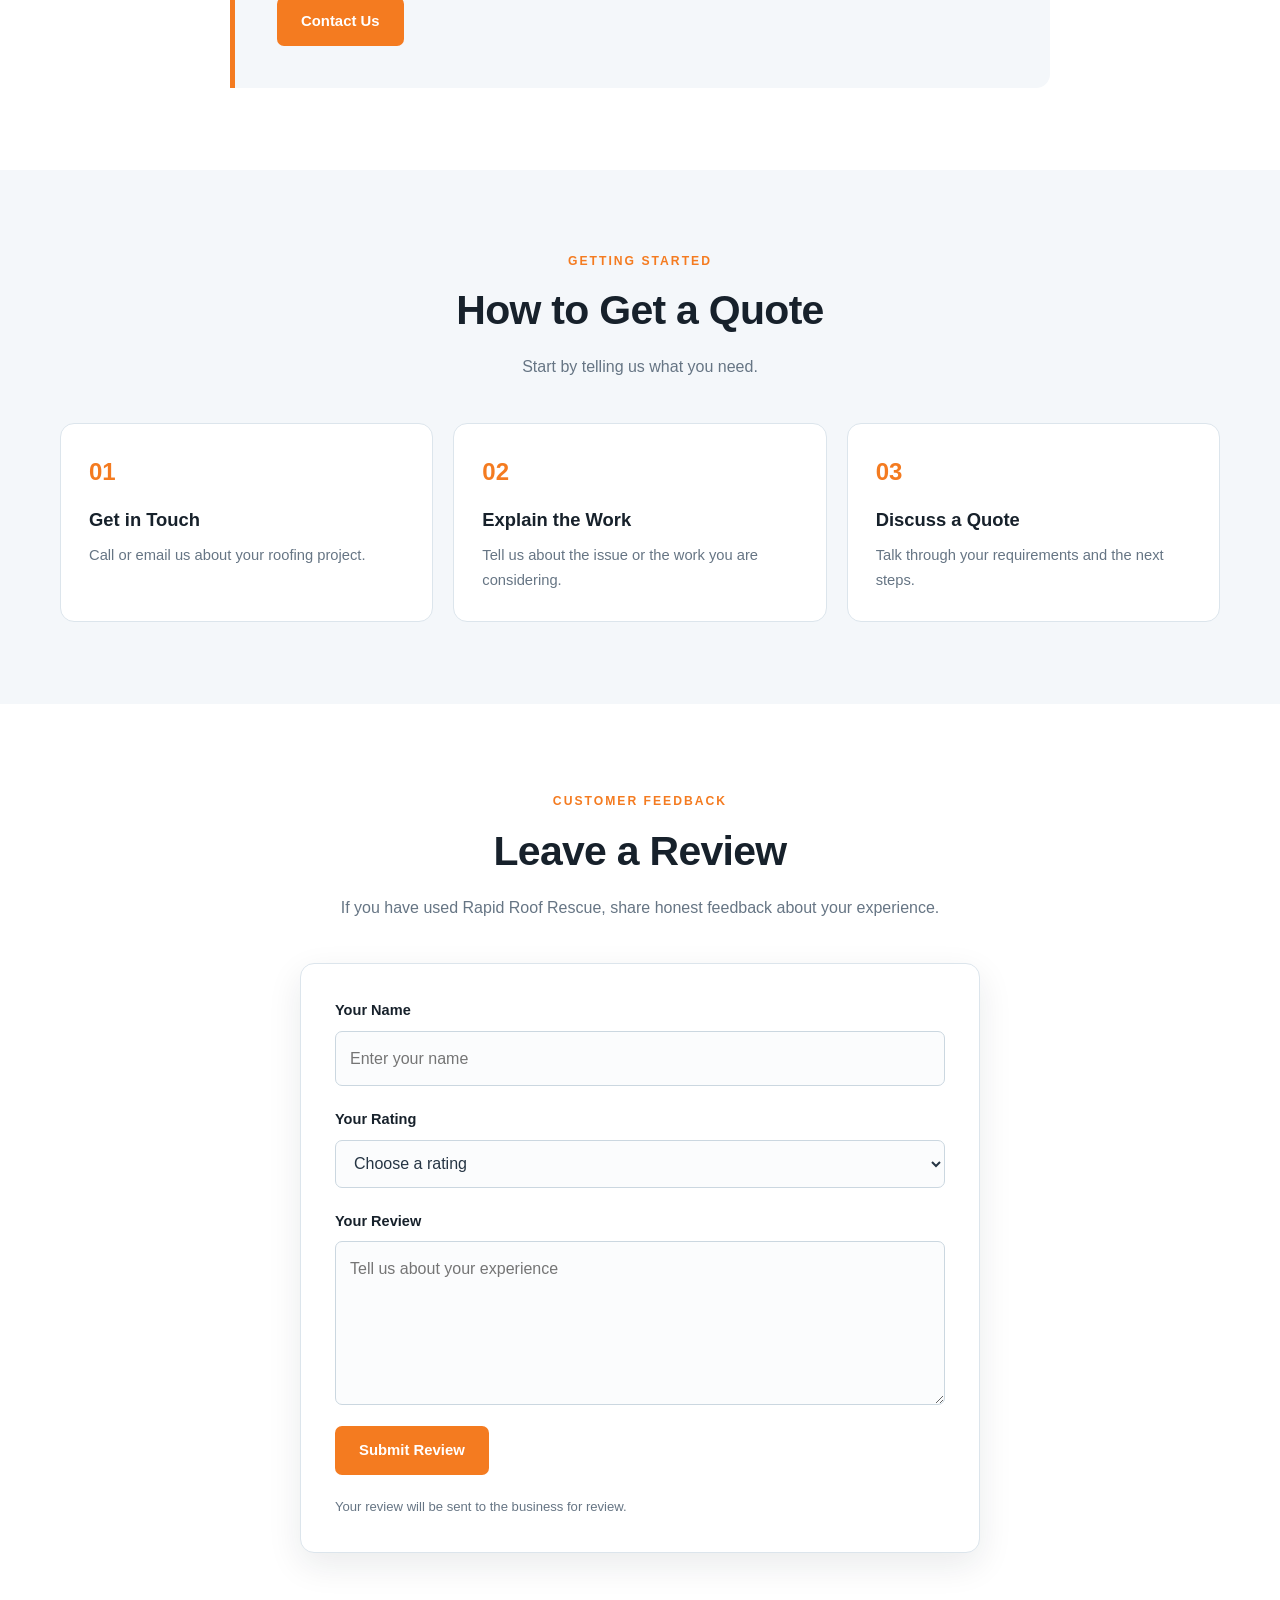
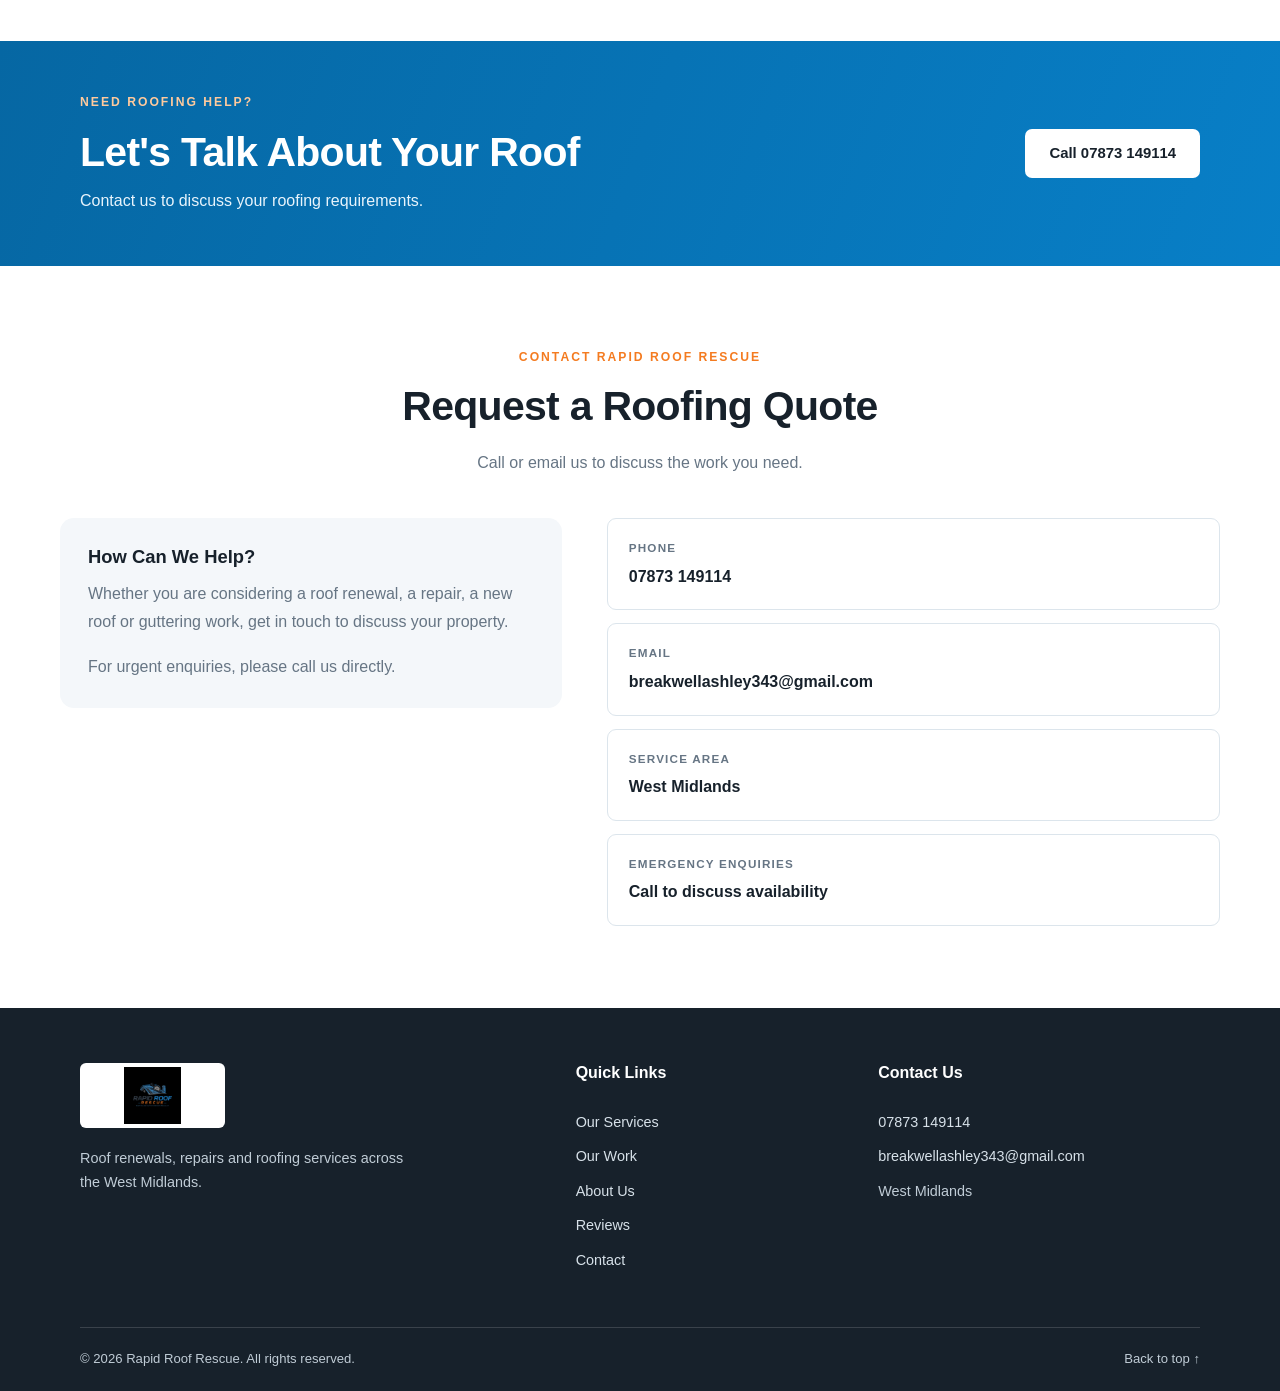
<file: services.html>
<!DOCTYPE html>
<html lang="en">
<head>

  <meta charset="UTF-8">

  <meta
    name="viewport"
    content="width=device-width, initial-scale=1.0"
  >

  <meta
    http-equiv="refresh"
    content="0; url=index.html#services"
  >

  <title>Services | Rapid Roof Rescue</title>

  <script>
    window.location.replace("index.html#services");
  </script>

</head>

<body>

  <p>
    Taking you to Rapid Roof Rescue services...
  </p>

  <p>
    <a href="index.html#services">
      View our services
    </a>
  </p>

</body>
</html>
</file>
<file: style.css>
/* ========================================
   RAPID ROOF RESCUE
   Professional responsive website styling
   ======================================== */

:root {
  --navy: #17212b;
  --navy-light: #223343;
  --blue: #087fc7;
  --blue-dark: #0667a3;
  --orange: #f47b20;
  --white: #ffffff;
  --light: #f4f7fa;
  --light-blue: #eaf4fb;
  --text: #263544;
  --muted: #667584;
  --border: #dce5ec;
  --shadow: 0 12px 35px rgba(23, 33, 43, 0.09);
  --radius: 14px;
}

* {
  box-sizing: border-box;
}

html {
  scroll-behavior: smooth;
  scroll-padding-top: 90px;
}

body {
  margin: 0;
  background: var(--white);
  color: var(--text);
  font-family: Arial, Helvetica, sans-serif;
  font-size: 16px;
  line-height: 1.7;
  -webkit-font-smoothing: antialiased;
}

img {
  display: block;
  max-width: 100%;
}

a {
  color: inherit;
  text-decoration: none;
}

button,
input,
select,
textarea {
  font: inherit;
}

button,
a {
  -webkit-tap-highlight-color: transparent;
}

a:focus-visible,
button:focus-visible,
input:focus-visible,
select:focus-visible,
textarea:focus-visible {
  outline: 3px solid var(--orange);
  outline-offset: 3px;
}

h1,
h2,
h3,
p {
  margin-top: 0;
}

h1,
h2,
h3 {
  line-height: 1.2;
  color: var(--navy);
}

h1 {
  font-size: clamp(2.3rem, 5vw, 4.1rem);
  letter-spacing: -1.5px;
  margin-bottom: 22px;
}

h2 {
  font-size: clamp(1.8rem, 3.2vw, 2.6rem);
  letter-spacing: -0.7px;
  margin-bottom: 18px;
}

h3 {
  font-size: 1.15rem;
  margin-bottom: 12px;
}

p {
  margin-bottom: 18px;
}

.section {
  width: min(1160px, calc(100% - 40px));
  margin-inline: auto;
  padding-block: 82px;
}

.section-heading {
  max-width: 720px;
  margin: 0 auto 42px;
  text-align: center;
}

.section-heading > p:last-child {
  color: var(--muted);
  margin-bottom: 0;
}

.eyebrow {
  color: var(--orange);
  font-size: 0.76rem;
  font-weight: 800;
  letter-spacing: 2px;
  line-height: 1.5;
  margin-bottom: 16px;
  text-transform: uppercase;
}

/* HEADER */

.site-header {
  position: sticky;
  top: 0;
  z-index: 1000;
  background: var(--white);
  border-bottom: 3px solid var(--orange);
  box-shadow: 0 3px 16px rgba(23, 33, 43, 0.07);
}

.header-inner {
  width: min(1200px, calc(100% - 36px));
  min-height: 82px;
  margin: 0 auto;
  display: flex;
  align-items: center;
  justify-content: space-between;
  gap: 25px;
}

.logo-link {
  display: flex;
  align-items: center;
  flex: 0 0 auto;
}

.logo-link img {
  width: 155px;
  height: 62px;
  object-fit: contain;
}

.main-nav {
  display: flex;
  align-items: center;
  justify-content: flex-end;
  gap: 23px;
}

.main-nav a {
  color: var(--navy);
  font-size: 0.88rem;
  font-weight: 700;
  white-space: nowrap;
  transition: color 0.2s ease;
}

.main-nav a:hover {
  color: var(--blue);
}

.main-nav .nav-call {
  background: var(--orange);
  color: var(--white);
  padding: 10px 17px;
  border-radius: 7px;
}

.main-nav .nav-call:hover {
  background: #db6410;
  color: var(--white);
}

.menu-toggle {
  display: none;
  width: 43px;
  height: 43px;
  border: 0;
  border-radius: 8px;
  background: var(--navy);
  cursor: pointer;
  padding: 10px;
}

.menu-toggle span {
  display: block;
  height: 2px;
  width: 100%;
  margin: 5px 0;
  background: var(--white);
  border-radius: 2px;
  transition: transform 0.2s ease, opacity 0.2s ease;
}

.menu-toggle.active span:first-child {
  transform: translateY(7px) rotate(45deg);
}

.menu-toggle.active span:nth-child(2) {
  opacity: 0;
}

.menu-toggle.active span:last-child {
  transform: translateY(-7px) rotate(-45deg);
}

/* BUTTONS */

.button {
  display: inline-flex;
  align-items: center;
  justify-content: center;
  min-height: 48px;
  padding: 13px 22px;
  border: 2px solid transparent;
  border-radius: 7px;
  font-size: 0.93rem;
  font-weight: 800;
  line-height: 1.25;
  text-align: center;
  cursor: pointer;
  transition: background 0.2s ease, color 0.2s ease,
    border-color 0.2s ease, transform 0.2s ease;
}

.button:hover {
  transform: translateY(-2px);
}

.button-primary {
  background: var(--orange);
  color: var(--white);
}

.button-primary:hover {
  background: #dc6714;
  color: var(--white);
}

.button-secondary {
  border-color: rgba(255, 255, 255, 0.8);
  background: transparent;
  color: var(--white);
}

.button-secondary:hover {
  background: var(--white);
  color: var(--navy);
}

.button-light {
  background: var(--white);
  color: var(--navy);
}

.button-light:hover {
  background: var(--light-blue);
}

/* HERO */

.hero {
  position: relative;
  overflow: hidden;
  background:
    linear-gradient(115deg, rgba(23, 33, 43, 0.98), rgba(8, 75, 117, 0.95));
  color: var(--white);
}

.hero-inner {
  width: min(1160px, calc(100% - 40px));
  min-height: 480px;
  margin: 0 auto;
  display: flex;
  align-items: center;
  padding-block: 76px;
}

.hero-content {
  max-width: 750px;
}

.hero .eyebrow {
  color: #ffb16f;
}

.hero h1 {
  color: var(--white);
}

.hero-text {
  max-width: 630px;
  color: #e5edf4;
  font-size: 1.1rem;
  line-height: 1.8;
  margin-bottom: 28px;
}

.hero-buttons {
  display: flex;
  flex-wrap: wrap;
  gap: 13px;
}

.hero-note {
  display: flex;
  align-items: center;
  gap: 10px;
  margin: 26px 0 0;
  color: #f0f4f7;
  font-size: 0.9rem;
}

.status-dot {
  width: 9px;
  height: 9px;
  flex: 0 0 9px;
  border-radius: 50%;
  background: #69d49a;
  box-shadow: 0 0 0 4px rgba(105, 212, 154, 0.15);
}

/* QUICK INFORMATION STRIP */

.info-bar {
  display: grid;
  grid-template-columns: repeat(3, minmax(0, 1fr));
  gap: 25px;
  width: min(1120px, calc(100% - 40px));
  margin: -1px auto 0;
  padding: 27px 0;
  border-bottom: 1px solid var(--border);
}

.info-item {
  display: flex;
  align-items: center;
  gap: 13px;
}

.info-icon {
  width: 43px;
  height: 43px;
  flex: 0 0 43px;
  display: grid;
  place-items: center;
  border-radius: 11px;
  background: var(--light-blue);
  color: var(--blue);
  font-size: 1.35rem;
  font-weight: 800;
}

.info-item strong,
.info-item span:not(.info-icon) {
  display: block;
}

.info-item strong {
  color: var(--navy);
  font-size: 0.91rem;
  line-height: 1.4;
}

.info-item div span {
  color: var(--muted);
  font-size: 0.79rem;
  line-height: 1.5;
  margin-top: 3px;
}

/* SERVICES */

.services-section {
  padding-top: 88px;
  padding-bottom: 85px;
}

.services-list {
  display: grid;
  grid-template-columns: repeat(3, minmax(0, 1fr));
  gap: 20px;
}

.service-item {
  position: relative;
  min-width: 0;
  padding: 28px 25px;
  border: 1px solid var(--border);
  border-radius: var(--radius);
  background: var(--white);
  box-shadow: 0 5px 20px rgba(23, 33, 43, 0.035);
  transition: transform 0.2s ease, box-shadow 0.2s ease,
    border-color 0.2s ease;
}

.service-item:hover {
  transform: translateY(-4px);
  border-color: #b6d7ed;
  box-shadow: var(--shadow);
}

.service-number {
  display: inline-flex;
  align-items: center;
  justify-content: center;
  width: 43px;
  height: 43px;
  margin-bottom: 22px;
  border-radius: 10px;
  background: var(--light-blue);
  color: var(--blue);
  font-size: 0.85rem;
  font-weight: 800;
}

.service-item h3 {
  margin-bottom: 12px;
}

.service-item p {
  color: var(--muted);
  font-size: 0.93rem;
  margin-bottom: 0;
}

.section-cta {
  text-align: center;
  margin-top: 38px;
}

.section-cta p {
  color: var(--muted);
  margin-bottom: 16px;
}

/* WHY CHOOSE US */

.why-us-section {
  background: var(--light);
}

.why-us-inner {
  display: grid;
  grid-template-columns: 1fr 1fr;
  align-items: center;
  gap: 70px;
}

.why-us-heading > p:not(.eyebrow) {
  color: var(--muted);
}

.text-link {
  display: inline-block;
  color: var(--blue-dark);
  font-weight: 800;
  margin-top: 8px;
}

.text-link:hover {
  color: var(--orange);
}

.why-us-points {
  display: grid;
  gap: 23px;
}

.why-us-point {
  display: flex;
  align-items: flex-start;
  gap: 15px;
}

.point-check {
  display: grid;
  place-items: center;
  flex: 0 0 34px;
  width: 34px;
  height: 34px;
  border-radius: 50%;
  background: var(--blue);
  color: var(--white);
  font-weight: 800;
}

.why-us-point h3 {
  margin-bottom: 6px;
  font-size: 1.05rem;
}

.why-us-point p {
  color: var(--muted);
  font-size: 0.9rem;
  margin-bottom: 0;
}

/* OUR WORK GALLERY */

.work-section {
  padding-top: 88px;
  padding-bottom: 88px;
}

.work-gallery {
  display: grid;
  grid-template-columns: repeat(2, minmax(0, 1fr));
  gap: 18px;
}

.work-image {
  position: relative;
  overflow: hidden;
  aspect-ratio: 4 / 3;
  margin: 0;
  border-radius: 11px;
  background: var(--light);
  box-shadow: 0 5px 18px rgba(23, 33, 43, 0.08);
}

.work-image img {
  width: 100%;
  height: 100%;
  object-fit: cover;
  transition: transform 0.35s ease;
}

.work-image:hover img {
  transform: scale(1.035);
}

/* AREAS WE COVER */

.areas-section {
  background: var(--navy);
  color: var(--white);
}

.areas-inner {
  display: grid;
  grid-template-columns: 0.9fr 1.1fr;
  align-items: center;
  gap: 50px;
}

.areas-inner h2 {
  color: var(--white);
}

.areas-inner p:not(.eyebrow) {
  color: #d6e0e9;
  margin-bottom: 0;
}

.area-list {
  display: grid;
  grid-template-columns: repeat(2, minmax(0, 1fr));
  gap: 12px;
}

.area-list span {
  padding: 11px 14px;
  border: 1px solid rgba(255, 255, 255, 0.17);
  border-radius: 7px;
  background: rgba(255, 255, 255, 0.055);
  color: var(--white);
  font-size: 0.9rem;
  font-weight: 700;
}

/* ABOUT */

.about-inner {
  max-width: 820px;
  margin: 0 auto;
}

.about-content {
  padding: 42px;
  border-left: 5px solid var(--orange);
  border-radius: 0 var(--radius) var(--radius) 0;
  background: var(--light);
}

.about-content > p:not(.eyebrow) {
  color: var(--muted);
}

/* THREE STEPS */

.process-section {
  background: var(--light);
}

.process-grid {
  display: grid;
  grid-template-columns: repeat(3, minmax(0, 1fr));
  gap: 20px;
}

.process-card {
  padding: 28px;
  border: 1px solid var(--border);
  border-radius: var(--radius);
  background: var(--white);
}

.process-card > span {
  display: inline-block;
  margin-bottom: 17px;
  color: var(--orange);
  font-size: 1.5rem;
  font-weight: 800;
}

.process-card p {
  color: var(--muted);
  font-size: 0.92rem;
  margin-bottom: 0;
}

/* REVIEWS */

.reviews-section {
  padding-top: 88px;
  padding-bottom: 88px;
}

.review-form-wrapper {
  max-width: 680px;
  margin: 0 auto;
  padding: 34px;
  border: 1px solid var(--border);
  border-radius: var(--radius);
  background: var(--white);
  box-shadow: var(--shadow);
}

.review-form {
  display: grid;
  gap: 21px;
}

.form-group {
  display: grid;
  gap: 8px;
}

.form-group label {
  color: var(--navy);
  font-size: 0.91rem;
  font-weight: 800;
}

.form-group input,
.form-group select,
.form-group textarea {
  width: 100%;
  min-width: 0;
  padding: 13px 14px;
  border: 1px solid #cbd7e0;
  border-radius: 7px;
  background: #fbfcfd;
  color: var(--text);
}

.form-group input,
.form-group select {
  min-height: 48px;
}

.form-group textarea {
  min-height: 130px;
  resize: vertical;
}

.form-group input:focus,
.form-group select:focus,
.form-group textarea:focus {
  outline: 2px solid var(--blue);
  outline-offset: 1px;
  border-color: var(--blue);
}

.review-form .button {
  justify-self: start;
}

.form-note {
  color: var(--muted);
  font-size: 0.82rem;
  margin-bottom: 0;
}

/* CONTACT BANNER */

.quote-section {
  background: linear-gradient(110deg, var(--blue-dark), var(--blue));
  color: var(--white);
}

.quote-inner {
  width: min(1120px, calc(100% - 40px));
  margin: 0 auto;
  padding-block: 52px;
  display: flex;
  align-items: center;
  justify-content: space-between;
  gap: 30px;
}

.quote-inner h2 {
  color: var(--white);
  margin-bottom: 10px;
}

.quote-inner p:not(.eyebrow) {
  color: #e8f4fc;
  margin-bottom: 0;
}

.quote-inner .eyebrow {
  color: #ffca9d;
}

/* CONTACT DETAILS */

.contact-inner {
  display: grid;
  grid-template-columns: 0.9fr 1.1fr;
  gap: 45px;
  align-items: start;
}

.contact-intro {
  padding: 28px;
  border-radius: var(--radius);
  background: var(--light);
}

.contact-intro p {
  color: var(--muted);
}

.contact-intro p:last-child {
  margin-bottom: 0;
}

.contact-details {
  display: grid;
  gap: 13px;
}

.contact-item {
  display: block;
  min-width: 0;
  padding: 19px 21px;
  border: 1px solid var(--border);
  border-radius: 9px;
  background: var(--white);
  overflow-wrap: anywhere;
  transition: border-color 0.2s ease, background 0.2s ease;
}

a.contact-item:hover {
  border-color: var(--blue);
  background: #f8fcff;
}

.contact-item span,
.contact-item strong {
  display: block;
}

.contact-item span {
  margin-bottom: 5px;
  color: var(--muted);
  font-size: 0.73rem;
  font-weight: 800;
  letter-spacing: 1.2px;
}

.contact-item strong {
  color: var(--navy);
  font-size: 1rem;
}

/* FOOTER */

.site-footer {
  background: var(--navy);
  color: #d7e1e9;
}

.footer-inner {
  width: min(1120px, calc(100% - 40px));
  margin: 0 auto;
  padding-block: 55px;
  display: grid;
  grid-template-columns: 1.4fr 0.8fr 1fr;
  gap: 45px;
}

.footer-brand img {
  width: 145px;
  height: 65px;
  object-fit: contain;
  background: var(--white);
  border-radius: 6px;
  padding: 4px;
  margin-bottom: 18px;
}

.footer-brand p {
  max-width: 330px;
  color: #c0ccd6;
  font-size: 0.9rem;
}

.footer-inner h3 {
  color: var(--white);
  font-size: 1rem;
  margin-bottom: 18px;
}

.footer-links,
.footer-contact {
  display: flex;
  flex-direction: column;
  align-items: flex-start;
  gap: 10px;
}

.footer-links a,
.footer-contact a {
  color: #d7e1e9;
  font-size: 0.9rem;
  overflow-wrap: anywhere;
}

.footer-links a:hover,
.footer-contact a:hover {
  color: #ffb16f;
}

.footer-contact p {
  margin-bottom: 0;
  color: #c0ccd6;
  font-size: 0.9rem;
}

.footer-bottom {
  width: min(1120px, calc(100% - 40px));
  margin: 0 auto;
  padding-block: 20px;
  border-top: 1px solid rgba(255, 255, 255, 0.15);
  display: flex;
  align-items: center;
  justify-content: space-between;
  gap: 20px;
}

.footer-bottom p,
.footer-bottom a {
  color: #c0ccd6;
  font-size: 0.82rem;
  margin: 0;
}

.footer-bottom a:hover {
  color: var(--white);
}

/* RESPONSIVE TABLET */

@media (max-width: 1000px) {
  .header-inner {
    gap: 15px;
  }

  .logo-link img {
    width: 130px;
  }

  .main-nav {
    gap: 14px;
  }

  .main-nav a {
    font-size: 0.81rem;
  }

  .services-list {
    grid-template-columns: repeat(2, minmax(0, 1fr));
  }

  .why-us-inner {
    gap: 35px;
  }
}

/* RESPONSIVE MOBILE MENU */

@media (max-width: 850px) {
  html {
    scroll-padding-top: 78px;
  }

  .header-inner {
    min-height: 70px;
    width: calc(100% - 28px);
  }

  .logo-link img {
    width: 120px;
    height: 54px;
  }

  .menu-toggle {
    display: block;
    flex: 0 0 43px;
  }

  .main-nav {
    display: none;
    position: absolute;
    top: calc(100% + 3px);
    left: 0;
    right: 0;
    padding: 12px 20px 20px;
    background: var(--white);
    border-bottom: 3px solid var(--orange);
    box-shadow: 0 12px 20px rgba(23, 33, 43, 0.14);
    align-items: stretch;
    gap: 0;
  }

  .main-nav.show {
    display: flex;
    flex-direction: column;
  }

  .main-nav a {
    display: block;
    padding: 13px 8px;
    border-bottom: 1px solid var(--border);
    color: var(--navy);
    font-size: 0.95rem;
  }

  .main-nav .nav-call {
    margin-top: 12px;
    padding: 12px 16px;
    border-bottom: 0;
    text-align: center;
  }

  .hero-inner {
    min-height: 440px;
    padding-block: 62px;
  }

  .info-bar {
    gap: 18px;
  }

  .info-item {
    align-items: flex-start;
  }

  .info-icon {
    width: 36px;
    height: 36px;
    flex-basis: 36px;
    font-size: 1.1rem;
  }

  .why-us-inner,
  .areas-inner,
  .contact-inner {
    grid-template-columns: 1fr;
    gap: 32px;
  }

  .process-grid {
    gap: 14px;
  }

  .footer-inner {
    gap: 30px;
  }
}

/* RESPONSIVE SMALL MOBILE */

@media (max-width: 600px) {
  body {
    font-size: 15px;
  }

  .section {
    width: calc(100% - 32px);
    padding-block: 58px;
  }

  .section-heading {
    margin-bottom: 30px;
  }

  h1 {
    font-size: clamp(2.15rem, 9vw, 3rem);
    letter-spacing: -0.8px;
  }

  h2 {
    font-size: clamp(1.65rem, 7vw, 2.1rem);
  }

  .hero-inner {
    width: calc(100% - 32px);
    min-height: 420px;
    padding-block: 52px;
  }

  .hero-text {
    font-size: 1rem;
  }

  .hero-buttons {
    align-items: stretch;
    flex-direction: column;
    max-width: 330px;
  }

  .hero-buttons .button {
    width: 100%;
  }

  .info-bar {
    width: calc(100% - 32px);
    grid-template-columns: 1fr;
    gap: 17px;
    padding-block: 24px;
  }

  .info-item {
    align-items: center;
  }

  .services-list {
    grid-template-columns: 1fr;
    gap: 14px;
  }

  .service-item {
    padding: 23px;
  }

  .service-number {
    margin-bottom: 15px;
  }

  .work-gallery {
    grid-template-columns: repeat(2, minmax(0, 1fr));
    gap: 10px;
  }

  .work-image {
    aspect-ratio: 1 / 1;
    border-radius: 8px;
  }

  .area-list {
    gap: 9px;
  }

  .area-list span {
    padding: 10px;
    font-size: 0.82rem;
  }

  .about-content {
    padding: 26px 22px;
  }

  .process-grid {
    grid-template-columns: 1fr;
    gap: 13px;
  }

  .process-card {
    padding: 23px;
  }

  .review-form-wrapper {
    padding: 22px 17px;
  }

  .quote-inner {
    width: calc(100% - 32px);
    padding-block: 42px;
    align-items: flex-start;
    flex-direction: column;
    gap: 23px;
  }

  .contact-inner {
    gap: 22px;
  }

  .contact-intro {
    padding: 23px;
  }

  .footer-inner {
    width: calc(100% - 32px);
    grid-template-columns: 1fr 1fr;
    gap: 30px 20px;
    padding-block: 42px;
  }

  .footer-brand {
    grid-column: 1 / -1;
  }

  .footer-bottom {
    width: calc(100% - 32px);
    align-items: flex-start;
    flex-direction: column;
    gap: 9px;
  }
}

/* EXTRA SMALL PHONES */

@media (max-width: 360px) {
  .work-gallery {
    grid-template-columns: 1fr;
  }

  .work-image {
    aspect-ratio: 4 / 3;
  }

  .footer-inner {
    grid-template-columns: 1fr;
  }

  .footer-brand {
    grid-column: auto;
  }
}

/* REDUCED MOTION ACCESSIBILITY */

@media (prefers-reduced-motion: reduce) {
  *,
  *::before,
  *::after {
    scroll-behavior: auto !important;
    transition-duration: 0.01ms !important;
    animation-duration: 0.01ms !important;
  }
}
</file>
